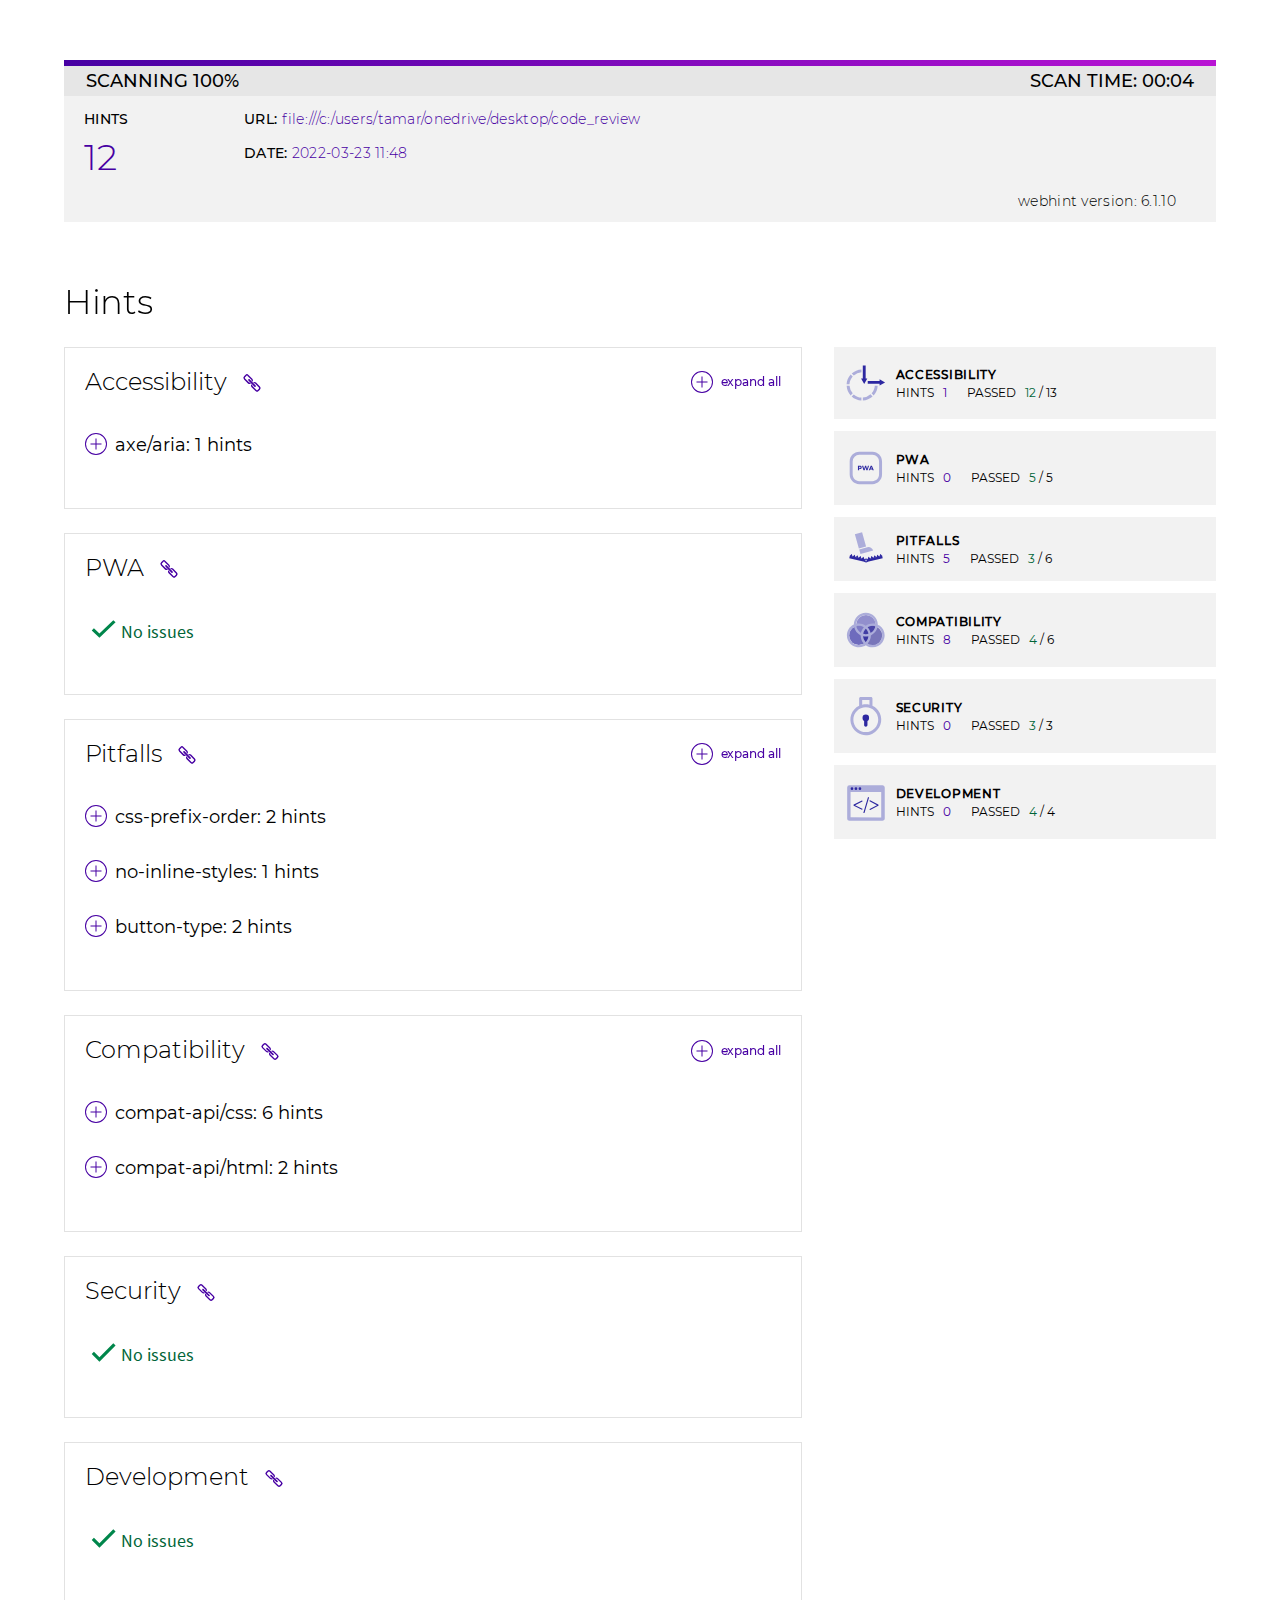
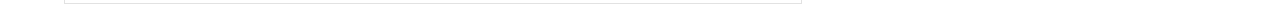
<file: hint-report/file--C--Users-Tamar-OneDrive-Desktop-code_review.html>
<!DOCTYPE html>
<html lang="en">
<head>
    <meta charset="utf-8">
    <title>Webhint</title>
    <meta name="viewport" content="width=device-width, initial-scale=1">
    
    
        <link rel="icon" href="[data-uri]">
    



    
        <style>
            /* Content from file: styles/fonts.css */
            @font-face {
    font-family: "Montserrat";
    font-style: normal;
    font-weight: 300;
    src: local("Montserrat Light"), local("Montserrat-Light"), url('[data-uri]') format("woff2"), url('[data-uri]') format("woff");
    unicode-range: U+0000-00FF, U+0131, U+0152-0153, U+02BB-02BC, U+02C6, U+02DA, U+02DC, U+2000-206F, U+2074, U+20AC, U+2122, U+2191, U+2193, U+2212, U+2215, U+FEFF, U+FFFD;
}

@font-face {
    font-family: "Montserrat";
    font-style: normal;
    font-weight: 400;
    src: local("Montserrat Regular"), local("Montserrat-Regular"), url('[data-uri]') format("woff2"), url('[data-uri]') format("woff");
    unicode-range: U+0000-00FF, U+0131, U+0152-0153, U+02BB-02BC, U+02C6, U+02DA, U+02DC, U+2000-206F, U+2074, U+20AC, U+2122, U+2191, U+2193, U+2212, U+2215, U+FEFF, U+FFFD;
}

@font-face {
    font-family: "Montserrat";
    font-style: normal;
    font-weight: 500;
    src: local("Montserrat Medium"), local("Montserrat-Medium"), url('[data-uri]') format("woff2"), url('[data-uri]') format("woff");
    unicode-range: U+0000-00FF, U+0131, U+0152-0153, U+02BB-02BC, U+02C6, U+02DA, U+02DC, U+2000-206F, U+2074, U+20AC, U+2122, U+2191, U+2193, U+2212, U+2215, U+FEFF, U+FFFD;
}

@font-face {
    font-family: "Source Sans Pro";
    font-style: normal;
    font-weight: 400;
    src: local("Source Sans Pro Regular"), local("SourceSansPro-Regular"), url('[data-uri]') format("woff2"), url('[data-uri]') format("woff");
    unicode-range: U+0000-00FF, U+0131, U+0152-0153, U+02BB-02BC, U+02C6, U+02DA, U+02DC, U+2000-206F, U+2074, U+20AC, U+2122, U+2191, U+2193, U+2212, U+2215, U+FEFF, U+FFFD;
}

        </style>
    
        <style>
            /* Content from file: styles/base.css */
            /*
 *	BASE
 * =============================================
 */

* {
    box-sizing: border-box;
    margin: 0;
    padding: 0;
}

a {
    text-decoration: none;
}

a:hover {
    text-decoration: underline;
}

button, input, select {
    font: inherit;
}

img {
    border: 0;
}

/* Style focusable elements that need focus ring. Others reset and receive border styles in controls/color.css */
a:focus,
li:focus,
ul:focus,
button:focus,
summary:focus,
[tabindex="0"]:focus {
    outline: 1px dashed;
}

/*
Vertical rhythm
Sets a margin on select block level elements that have a previous sibling.
 */

* + p,
* + ol,
* + ul,
* + dl,
* + fieldset,
* + label,
* + pre,
* + blockquote,
* + img {
    margin-top: 2.4rem;
}

        </style>
    
        <style>
            /* Content from file: styles/controls.css */
            /*
 * BUTTONS
 * ---------------------------------------------
 */

button,
a.button {
    min-width: 16rem;
    max-width: 100%;
    border: 1px solid transparent;

    /* needed to override Chrome styles */
    border-radius: 0;
    padding: 1.2rem 1.6rem;

    color: #fff;
    letter-spacing: .1rem;
    text-transform: uppercase;

    overflow: hidden;
    white-space: nowrap;
    text-overflow: ellipsis;

    /* needed for .button as doesn’t always get default control behaviours */
    display: inline-block;
    text-align: center;
    cursor: pointer;
}

button:hover,
button:focus,
.button:hover,
.button:focus {
    border-color: hsla(0, 0%, 0%, .4);
}

button:active,
.button:active {
    border-color: transparent;
    background-color: hsla(0, 0%, 0%, .4);
}

        </style>
    
        <style>
            /* Content from file: styles/type.css */
            /*
 * TYPOGRAPHY
 * =============================================
 */

/*
    Base font size: 10px for easy rem to px conversion.
    Use % so if user increases their default font-size, it doesn’t wipe that out
*/
html {
    font-size: 62.5%;
}

/* use em rather than rem due to IE9–10 rem in font shorthand bug. */
body {
    font: 1.8em/1.4 base, "Source Sans Pro", Verdana, sans-serif;
}

/*	Headings and Captions */

/* only elements get top margin. Semantic classes only get the font/text styles */
h1,
h2,
h3,
h4,
h5,
button,
legend,
.headline,
.heading,
.subheading,
.title,
.subtitle,
.subtitle--alt,
.caption--alt,
.button,
.button--alt,
.scan-heading,
.category,
.rule-list,
.rule-title,
.rule-tile__category,
[class*="-badge"],
.scan-overview,
.docs-button,
.anchor-top,
.feature__cta {
    font-family: "Montserrat", sans-serif;
}


h1,
h2,
.headline,
.heading,
.scan-heading {
    letter-spacing: -.01em;

    position: relative;
    max-width: 64rem;
    z-index: 1;
}

.headline::before,
.heading::before {
    content: "";
    position: absolute;
    left: 0;
    top: -.5rem;
    height: .5rem;
    width: 5rem;
}

h1,
h2,
h3,
h6,
caption,
.headline,
.heading,
.subheading,
.title,
.subcaption {
    font-weight: 300;
    line-height: 1.2;
}

h3,
h4,
.title,
.subtitle,
.subtitle--alt {
    font-weight: 300;
}

h2,
.subheading {
    font-size: 2.6rem;
}

h3,
.title,
.scan-heading {
    font-size: 2rem;
}

h4,
caption,
.subtitle {
    font-size: 1.8rem;
}

@media (min-width: 48em) {

    h2,
    .subheading {
        font-size: 3.4rem;
    }

    h3,
    .title {
        font-size: 2.4rem;
    }

    h4,
    caption,
    .subtitle {
        font-size: 2rem;
    }

}

/* Maximum line lengths */
details,
p,
li {
    max-width: 64rem;
}

        </style>
    
        <style>
            /* Content from file: styles/layouts.css */
            /*
 * LAYOUTS
 * =============================================
 * @Dependencies: base.css, structure.css
 */

.container::after,
.layout::after,
.module::after {
    display: block;
    clear: both;
    content: "";
}

.layout {
    margin-right: 0;
    margin-left: 0;
}

.module {
    margin-top: 2.4rem;
    width: 100%;
}

.module:first-child {
    margin-top: 0;
}

@media (min-width: 33.75em) {

    .layout {
        margin-right: -1.2rem;
        margin-left: -1.2rem;
    }

    .module {
        float: left;
        padding-right: 1.2rem;
        padding-left: 1.2rem;
    }

}

@media (min-width: 48em) {

    .layout {
        margin-left: -1.6rem;
        margin-right: -1.6rem;
    }

    .module {
        padding-right: 1.6rem;
        padding-left: 1.6rem;
    }

}

/* Primary + Secondary */

@media (min-width: 48em) {

    .module--primary,
    .module--secondary {
        float: left;
        width: 50%;
        margin-top: 0;
    }

    .layout--basic--alt .module--secondary,
    .layout--basic--offset--alt .module--secondary {
        float: right;
    }

}

@media (min-width: 60em) {

    .layout--basic .module--primary,
    .layout--basic--alt .module--primary {
        width: 62.5%;
    }

    .layout--basic .module--secondary,
    .layout--basic--alt .module--secondary {
        width: 33.333%;
    }

    .layout--basic--offset .module--primary,
    .layout--basic--offset--alt .module--primary {
        width: 58.333%;
    }

    .layout--basic--offset .module--secondary,
    .layout--basic--offset--alt .module--secondary {
        width: 37.5%;
    }

}

        </style>
    
        <style>
            /* Content from file: styles/structure.css */
            /*
 * BASIC STRUCTURE
 * =============================================
 * @Dependencies: base.css
 */

body {
    overflow-x: hidden;
}

/* Limit widths */
hr,
.container {
    max-width: 144rem;
}

/* Standard sections and subsections */
.section,
hr {
    margin-top: 4.8rem;
}



/*
Containing element goes INSIDE sections,
as some sections are full-bleed on the page.
 */

.container {
    width: 100%;
    padding-right: 1rem;
    padding-left: 1rem;
}

.container .container,
.container hr {
    width: auto;
}

@media (min-width: 48em) {

    .content > header,
    .section,
    hr {
        margin-top: 6rem;
    }

}

/* @TODO: Revert to 56.2em when extensions is removed from header */
@media (min-width: 58em) {

    hr,
    .container {
        width: 90%;
        margin-right: auto;
        margin-left: auto;
        padding-right: 0;
        padding-left: 0;
    }

}

        </style>
    
        <style>
            /* Content from file: styles/anchor-top.css */
            a.anchor-top {
    position: fixed;
    right: 2.4rem;
    bottom: 2.4rem;

    width: 5rem;
    height: 6rem;

    padding: 3.3rem 1.2rem 1rem 1.2rem;

    font-size: 1.3rem;
    background: hsla(266, 100%, 32%, .7);
    color: #fff;
    text-transform: uppercase;

    border-radius: .4rem;
}

a.anchor-top:hover, a.anchor-top:focus {
    background: hsla(266, 100%, 32%, .8);
    text-decoration: none;
}

a.anchor-top:focus {
    outline: 1px dashed #4700a3;
}

a.anchor-top:active {
    background: hsla(266, 100%, 32%, 1);
}

a.anchor-top::before {
    content: url('[data-uri]');
    display: inline-block;
    position: absolute;
    width: 2.5rem;
    top: 1.4rem;
    left: 0;
    padding: 0 1.25rem;
}

        </style>
    
        <style>
            /* Content from file: styles/scan/scan-results.css */
            /*
* SCAN RESULTS
* =============================================
* @Dependencies: base.css, structure.css, type.css
*/

.menu-open {
    overflow: hidden;
}

/* SCAN OVERVIEW */

.scan-overview {
    margin-bottom: 2.4rem;
    width: 100%;
}

.scan-overview__status {
    background-color: #e6e6e6;
    display: flex;
    font-size: 1.8rem;
    font-weight: 500;
    justify-content: space-between;
    line-height: 1.8rem;
    margin: 0;
    padding: 1.2rem 2.2rem .6rem;
    position: relative;
    text-transform: uppercase;
}

.scan-overview__status * {
    margin-top: 0;
}

.scan-overview__progress-bar {
    background-image: linear-gradient(270deg, #4700a3, #b914d4);
    background-size: 300%;
    height: 6px;
    left: 0;
    position: absolute;
    top: 0;
    transition: width 1s 0s linear;
    width: 0;
    animation: progressBarAnimation 2s ease infinite;
}

.scan-overview__progress-bar.end-animation {
    animation: none;
    background-size: 100%;
    background-image: linear-gradient(to right, #4700a3, #b914d4);
}

@keyframes progressBarAnimation {

    0% {
        background-position: 0% 50%
    }
    50% {
        background-position: 100% 50%
    }
    100% {
        background-position: 0% 50%
    }

}

.scan-overview--details {
    background-color: #f2f2f2;
    padding: 1.4rem 2rem;
    position: relative;
}

.scan-overview--debug-details {
    display: flex;
}

.scan-overview__scan-time {
    display: none;
    margin: 0;
}

.scan-overview--version {
    margin-right: 2rem;
}

.scan-overview--version .scan-overview__subheader,
.scan-overview--config .scan-overview__subheader {
    text-transform: none;
}

.scan-overview__subheader {
    font-size: 1.4rem;
    font-weight: 500;
    letter-spacing: .03rem;
    margin-top: 1.4rem;
    max-width: none;
    text-transform: uppercase;
}

.scan-overview__subheader span {
    color: #4700a3;
    font-weight: 300;
}

.scan-overview--debug-details .scan-overview__subheader {
    color: #000;
    font-weight: 300;
}

.scan-overview--debug-details .scan-overview__subheader span {
    color: #000;
}

.overview--url__url {
    text-transform: lowercase;
}

[class*="scan-overview__body--"] {
    font-size: 4.8rem;
    font-weight: 200;
    letter-spacing: .03rem;
    margin-right: 1rem;
    margin-top: .2rem;
    min-width: 15rem;
    text-transform: uppercase;
}

.scan-overview__body--purple {
    color: #4700a3;
}

.scan-overview__body__permalink {
    overflow-wrap: break-word;
    word-wrap: break-word;
}

.scan-overview__body__permalink .permalink-content {
    text-transform: none;
}

.permalink-copy {
    background-color: transparent;
    font-weight: 300;
    min-width: 2rem;
    padding: 0;
    text-align: left;
    white-space: normal;
}

.permalink-copy img {
    vertical-align: middle;
    width: 2rem;
}

.scan-overview__body__link {
    color: #000;
    display: inline-block;
    font-weight: 300;
}

@media (min-width: 33.75em) {

    .scan-overview--details {
        display: flex;
        justify-content: flex-start;
        padding-bottom: 4rem;
    }

    .scan-overview--more-details {
        display: flex;
        flex-wrap: wrap;
        justify-content: flex-start;
    }

    .scan-overview--scan-links {
        margin-right: 2rem;
    }

    .scan-overview__scan-time {
        display: block;
    }

    .scan-overview--scan-links .scan-overview__subheader {
        margin-bottom: 1.4rem;
    }

    .scan-overview--debug-details {
        bottom: 1rem;
        position: absolute;
        right: 2rem;
    }

    .scan-overview__subheader {
        margin-top: 0;
    }
}

@media (min-width: 58em) {
    [class*="scan-overview__body--"] {
        font-size: 3.6rem;
    }
}

/* OVERVIEW TILES */

.module.module--categories {
    margin-top: 0;
    width: 100%;
}

.rule-categories {
    position: fixed;
    left: 0;
    padding: 0 2rem;
    width: 100%;
    background-color: #fff;
    z-index: 5;
    bottom: calc(-100% + 5rem);
    height: calc(100% - 5rem);
    transition: bottom .5s ease-out;
}

.rule-categories.open {
    bottom: 5rem;
}

.rule-categories a {
    text-decoration: none;
}

.rule-tile--wrapper {
    border: 1px solid #979797;
    border-top: none;
    display: block;
}

.rule-tile--wrapper:first-child {
    border-top: 1px solid #979797;
}

.rule-tile {
    align-items: center;
    background-color: #f2f2f2;
    color: #000;
    display: flex;
    justify-content: space-evenly;
    padding: 1.2rem;
}

.rule-icon {
    margin-top: 0;
    max-width: 3.1rem;
    width: 100%;
}

a > .rule-tile:hover {
    background-color: rgba(64, 69, 221, 0.2);
    text-decoration: none;
}

.rule-tile__category {
    color: #000;
    flex: 1;
    font-size: 1.2rem;
    font-weight: 600;
    letter-spacing: .07rem;
    margin: 0 0 0 1rem;
    max-width: 19rem;
    text-transform: uppercase;
    white-space: nowrap;
}

.rule-tile__hints {
    color: #4700a3;
}

.rule-tile__passed {
    color: #006538;
}

.rule-tile__info {
    align-items: center;
    display: flex;
    flex-grow: 1;
    justify-content: space-between;
}

.rule-tile__results {
    display: flex;
    flex: 1;
    justify-content: space-around;
}

.rule-tile__result-wrapper {
    margin-left: 2.4rem;
    text-align: center;
}

.rule-tile__result-wrapper p {
    margin: 0;
}

.rule-tile__sub-category {
    /* move to type.css */
    font-family: "Montserrat", sans-serif;
    font-size: 1.4rem;
    font-weight: 500;
    flex: 1;
    text-transform: uppercase;
}

.show-categories {
    background-color: #4713a0;
    bottom: 0;
    height: 5rem;
    left: 0;
    position: fixed;
    text-transform: uppercase;
    width: 100%;
    z-index: 10;
}


@media (min-width: 33.75em) {

    .module.module--categories {
        float: none;
    }

    .rule-tile__category {
        font-size: 1.4rem;
    }

    .rule-tile__sub-category {
        font-size: 1.6rem;
        font-weight: 400;
    }

    .rule-icon {
        max-width: 4rem;
        max-height: 5rem;
    }

}

@media (min-width: 48em) {

    .module.module--categories {
        float: right;
        margin-top: 2.4rem;
        position: sticky;
        top: 1rem;
        width: 35%;
    }

    .module.module--results {
        width: 65%;
    }
    .show-categories {
        display: none;
    }

    .rule-categories {
        display: block;
        padding: 0;
        position: static;
    }

    .rule-tile {
        margin: 0 0 1.2rem;
    }

    .rule-tile--wrapper {
        border: none;
    }

    .rule-tile--wrapper:first-child {
        border-top: none;
    }

}

@media (min-width: 48em) and (max-width: 82.5em) {

    .rule-tile__info {
        flex-direction: column;
        justify-content: center;
        align-items: start;
    }

    .rule-tile__category {
        font-size: 1.2rem;
    }

    .rule-tile__results {
        justify-content: start;
        line-height: 1.3rem;
        margin-left: 1rem;
        width: 100%;
    }

    .rule-tile__result-wrapper {
        margin: 0;
    }

    .rule-tile__result-wrapper:first-child {
        margin-right: 2rem;
    }

    .rule-tile__result-wrapper p {
        display: inline-block;
    }

    .rule-tile__result-wrapper p span {
        margin-left: .5rem;
    }

    .rule-tile__sub-category {
        font-size: 1.2rem;
    }

}

/* SCAN DETAILS */

.rule-result {
    border: 1px solid #e2e2e2;
    margin-top: 2.4rem;
    padding: 2rem;
}

.rule-result--category {
    align-items: center;
    display: flex;
    justify-content: space-between;
    margin-bottom: 3.6rem;
}

.hint-link::after {
	position: absolute;
	content: url('[data-uri]');
	display: inline-block;
	width: 2rem;
	margin-top: .3rem;
	margin-left: 1.5rem;
}

.button-expand-all {
    background: rgba(255, 255, 255, 0) url('[data-uri]') 0 0 no-repeat;
    border: 0;
    color: #4700a3;
    font-size: 1.2rem;
    font-weight: 500;
    height: 2.2rem;
    letter-spacing: -.1px;
    line-height: 2.2rem;
    min-width: 0;
    padding: 0 0 0 3rem;
    position: relative;
}

.button-expand-all.closed {
    background-position: 0 -2.2rem;
}

.rule-result h3 {
    display: flex;
    text-transform: capitalize;
}

.rule-result--details {
    /* display: block; is necessary for Edge */
    display: block;
    margin-bottom: 3rem;
    max-width: none;
    width: 100%;
}

.rule-result--details > .rule-content {
    display: none;
}

.rule-result--details[open] > .rule-content {
    display: block;
}

.rule-title {
    cursor: pointer;
    font-size: 1.8rem;
    font-weight: 400;
    padding-left: 3rem;
    list-style: none;
}

.rule-title::-webkit-details-marker {
    display: none;
}

.rule-title::before {
    background: url('[data-uri]') no-repeat 0 -22px;
    content: "";
    height: 22px;
    position: absolute;
    width: 22px;
    margin-left: -3rem;
}

.rule-result--details[open] .rule-title::before {
    background-position: 0 0;
}

.rule-content {
    border-top: 1px solid #979797;
    display: flex;
    flex-flow: column;
    margin-top: .8rem;
}

.rule-result--details__hint-number {
    color: #4700a3;
}

.rule-result--details__hint-link,
.rule-result--details__hint-link:visited {
    color: #4700a3;
}

.rule-doc-buttons {
    background-color: #fff;
    padding-top: 1rem;
    position: sticky;
    top: 0;
    z-index: 1;
}

.rule-doc-button {
    background: #4700a3;
    display: inline-block;
    font-size: 1.4rem;
    font-weight: 500;
    padding: .6rem 3.5rem .6rem 1rem;
    position: relative;
    text-decoration: none;
}

.rule-doc-button,
.rule-doc-button:visited {
    color: #fff;
}

.rule-doc-button:nth-child(2) {
    margin-left: 1rem;
}

.rule-doc-icon {
    background: url('[data-uri]') no-repeat right center;
    height: 100%;
    position: absolute;
    right: 1rem;
    top: 0;
    width: 20px;
}

button {
    text-transform: none;
}

.rule-result--details__body {
    padding: 1.4rem 0;
    margin-left: 3rem;
}

.rule-result--details__body p {
    overflow-wrap: break-word;
    word-wrap: break-word;
}

.rule-result--details__body > * {
    margin-top: 2rem;
}

.rule-result--details__body code {
    background-color: hsla(238, 65%, 90%, .6);
    border-radius: .3rem;
    padding: .2rem .4rem;
}

.rule-result__code {
    background-color: #f4f4f4;
    margin-top: 3rem;
    padding: 2.4rem;
    /* Hanlde long urls */
    overflow-wrap: break-word;
    word-wrap: break-word;
    -ms-word-break: break-all;
    word-break: break-word;
    /* Adds a hyphen where the word breaks, if supported (No Blink) */
    -ms-hyphens: auto;
    -moz-hyphens: auto;
    -webkit-hyphens: auto;
    hyphens: auto;
}

.rule-result__code code {
    background-color: #f4f4f4;
}

/* RULE RESULT MESSAGES */

.rule-result__message--compiling {
    color: #4700a3;
    margin-top: -2.6rem;
}

.rule-result__message--compiling p,
.rule-result__message--compiling__loader {
    display: inline-block;
}

.rule-result__message--compiling p {
    padding-left: 1.6rem;
}

.rule-result__message--compiling__loader {
    animation: spin 2s linear infinite;
    border: 3px solid #f3f3f3;
    border-radius: 50%;
    border-top: 3px solid #4700a3;
    height: 2.5rem;
    width: 2.5rem;
}

.rule-result__doc--list {
    padding-left: 2rem;
    margin-top: 0;
}

/* RESULTS LOADER ANIMATION */

@keyframes spin {

    0% {
        transform: rotate(0deg);
    }
    100% {
        transform: rotate(360deg);
    }

}

.rule-result__message--passed {
    color: #006538;
    padding-left: 3.6rem;
}

.rule-result__message--passed::before {
    content: url('[data-uri]');
    height: .5rem;
    position: absolute;
    width: 2.5rem;
    margin-left: -3rem;
}

/* INTEGRATION MESSAGES */

.rule-result--details__footer-msg {
    margin: 2.4rem 0 2.4rem 3rem;
}

.rule-result--details__footer-msg p {
    display: inline-block;
}

.rule-result--details__footer-msg img {
    margin-left: 1.2rem;
    margin-top: 0;
    vertical-align: middle;
    width: 15rem;
}

.rule-result--details__footer-msg img.axe-logo {
    width: 7rem;
}

/* SCAN QUEUE */

.scan-queue-bg-wrap {
    background-color: #3035a6;
    color: #fff;
    padding-bottom: 6rem;
}

.scan-queue-bg-wrap .breadcrumb ul,
.scan-queue-bg-wrap .breadcrumb ul a,
.scan-queue-bg-wrap > .subtitle {
    color: #fff;
}

.scan-queue__permalink {
    background-color: #fff;
    color: #000;
    max-width: 64rem;
    margin: 2.4rem 0;
    padding: 2.4rem;
    word-break: break-all;
}

/* SCAN ERROR */

.scanner-cta {
    position: relative;
}

.scanner-cta__link::after {
    content: url('[data-uri]');
    display: inline-block;
    left: 21rem;
    margin-top: .2rem;
    position: absolute;
    width: .8rem;
}

.scan-error {
    margin-top: 2.4rem;
}

/* PRINT STYLES */

@media print {

    .rule-categories {
        position: relative;
        margin: 1.2rem 0 0 0;
        padding: 0;
    }

    .show-categories {
        display: none;
    }

    .rule-tiles {
        padding: .6rem 1.2rem;
    }

    .button-expand-all {
        display: none;
    }

    .rule-doc-buttons {
        position: relative;
    }

    .rule-doc-button,
    .rule-doc-button:nth-child(2) {
        border: 1px solid #4700a3;
        color: #4700a3;
        background-color: #fff;
        padding: .6rem;
    }

    .rule-doc-icon {
        display: none;
    }

    .rule-result--details,
    .rule-result--details__hint-link,
    .rule-result--details__footer-msg {
        font-size: 75%;
    }

    .rule-result--details__body {
        border-top: 1px solid #d6d6d6;
    }

    .rule-content div:nth-child(2) {
        border-top: none;
    }

    .rule-result--details__body p {
        margin: .6rem 0 0 0;
    }

    .rule-result__code {
        border: 1px solid #d6d6d6;
        margin: 1.2rem 0 0 0;
        padding: 1.2rem;
    }

    .rule-result--details__footer-msg {
        margin: .6rem 0 1.2rem 3rem;
    }

    .rule-result--details__footer-msg img.axe-logo {
        width: 3rem;
    }

    .rule-title {
        padding-left: 0;
    }

    .hint-link::after,
    .rule-title::before {
        display: none;
    }

}

        </style>
    
        <style>
            /* Content from file: styles/highlight/default.min.css */
            .hljs{display:block;overflow-x:auto;padding:0.5em;background:#F0F0F0}.hljs,.hljs-subst{color:#444}.hljs-comment{color:#888888}.hljs-keyword,.hljs-attribute,.hljs-selector-tag,.hljs-meta-keyword,.hljs-doctag,.hljs-name{font-weight:bold}.hljs-type,.hljs-string,.hljs-number,.hljs-selector-id,.hljs-selector-class,.hljs-quote,.hljs-template-tag,.hljs-deletion{color:#880000}.hljs-title,.hljs-section{color:#880000;font-weight:bold}.hljs-regexp,.hljs-symbol,.hljs-variable,.hljs-template-variable,.hljs-link,.hljs-selector-attr,.hljs-selector-pseudo{color:#BC6060}.hljs-literal{color:#78A960}.hljs-built_in,.hljs-bullet,.hljs-code,.hljs-addition{color:#397300}.hljs-meta{color:#1f7199}.hljs-meta-string{color:#4d99bf}.hljs-emphasis{font-style:italic}.hljs-strong{font-weight:bold}
        </style>
    
</head>
<body>
    <div class="section container">
    <div class="scan-overview" data-id="1648036117382" id="main">
        <div class="scan-overview__status">
            <div id="scan-percentage-bar" class="scan-overview__progress-bar end-animation" style="width: 100%"></div>
            <p>scanning <span id="scan-percentage">100%</span></p>
            <p class="scan-overview__scan-time">
                scan time: <span id="scan-time">00:04</span>
            </p>
        </div>
        <div class="scan-overview--details">
            <div class="scan-overview--hints">
                <p class="scan-overview__subheader">hints</p>
                <p class="scan-overview__body--purple large" id="total-hints">12</p>
            </div>
            <div class="scan-overview--more-details">
                <div class="scan-overview--scan-links">
                    <div class="scan-overview--url">
                        <p class="scan-overview__subheader">url: <span class="overview--url__url">file:///C:/Users/Tamar/OneDrive/Desktop/code_review</span></p>
                    </div>
                    
                        <div class="scan-overview--time-stamp">
                            <p class="scan-overview__subheader">Date: <span id="scan-date" class="overview--time-stamp__time-stamp" data-date="2022-03-23T11:48:32.553Z">2022-03-23T11:48:32.553Z</span></p>
                        </div>
                    
                </div>
                
            </div>
            <div class="scan-overview--debug-details">
                <div class="scan-overview--version">
                    <p class="scan-overview__subheader">webhint version: <span id="version">6.1.10</span></p>
                </div>
                
            </div>
        </div>
    </div>
    
    <section id="results-container" class="section container" aria-labelledby="hints" aria-live="polite">
        <h2 id="hints">Hints</h2>
        <div class="layout layout--basic--offset--alt">
            <div class="module module--secondary module--categories">
                <button aria-control="categories-list" class="show-categories" id="show-categories">Jump to category</button>
                <div class="rule-categories" id="categories-list">
                                            <a class="rule-tile--wrapper" id="summary-accessibility" href="#category-accessibility">
    <div class="rule-tile">
        <img src="[data-uri]" class="rule-icon" alt="" role="presentation">
        <div class="rule-tile__info">
            <p class="rule-tile__category">Accessibility</p>
            <div class="rule-tile__results">
                <div class="rule-tile__result-wrapper">
                    <p class="rule-tile__sub-category">hints</p>
                    <p class="rule-tile__sub-category rule-tile__hints"><span>1</span></p>
                </div>
                <div class="rule-tile__result-wrapper">
                    <p class="rule-tile__sub-category">passed</p>
                    <p class="rule-tile__sub-category"><span class="rule-tile__passed">12</span>&nbsp;/&nbsp;13</p>
                </div>
            </div>
        </div>
    </div>
</a>

                                            <a class="rule-tile--wrapper" id="summary-pwa" href="#category-pwa">
    <div class="rule-tile">
        <img src="[data-uri]" class="rule-icon" alt="" role="presentation">
        <div class="rule-tile__info">
            <p class="rule-tile__category">PWA</p>
            <div class="rule-tile__results">
                <div class="rule-tile__result-wrapper">
                    <p class="rule-tile__sub-category">hints</p>
                    <p class="rule-tile__sub-category rule-tile__hints"><span>0</span></p>
                </div>
                <div class="rule-tile__result-wrapper">
                    <p class="rule-tile__sub-category">passed</p>
                    <p class="rule-tile__sub-category"><span class="rule-tile__passed">5</span>&nbsp;/&nbsp;5</p>
                </div>
            </div>
        </div>
    </div>
</a>

                                            <a class="rule-tile--wrapper" id="summary-pitfalls" href="#category-pitfalls">
    <div class="rule-tile">
        <img src="[data-uri]" class="rule-icon" alt="" role="presentation">
        <div class="rule-tile__info">
            <p class="rule-tile__category">Pitfalls</p>
            <div class="rule-tile__results">
                <div class="rule-tile__result-wrapper">
                    <p class="rule-tile__sub-category">hints</p>
                    <p class="rule-tile__sub-category rule-tile__hints"><span>5</span></p>
                </div>
                <div class="rule-tile__result-wrapper">
                    <p class="rule-tile__sub-category">passed</p>
                    <p class="rule-tile__sub-category"><span class="rule-tile__passed">3</span>&nbsp;/&nbsp;6</p>
                </div>
            </div>
        </div>
    </div>
</a>

                                            <a class="rule-tile--wrapper" id="summary-compatibility" href="#category-compatibility">
    <div class="rule-tile">
        <img src="[data-uri]" class="rule-icon" alt="" role="presentation">
        <div class="rule-tile__info">
            <p class="rule-tile__category">Compatibility</p>
            <div class="rule-tile__results">
                <div class="rule-tile__result-wrapper">
                    <p class="rule-tile__sub-category">hints</p>
                    <p class="rule-tile__sub-category rule-tile__hints"><span>8</span></p>
                </div>
                <div class="rule-tile__result-wrapper">
                    <p class="rule-tile__sub-category">passed</p>
                    <p class="rule-tile__sub-category"><span class="rule-tile__passed">4</span>&nbsp;/&nbsp;6</p>
                </div>
            </div>
        </div>
    </div>
</a>

                                            <a class="rule-tile--wrapper" id="summary-security" href="#category-security">
    <div class="rule-tile">
        <img src="[data-uri]" class="rule-icon" alt="" role="presentation">
        <div class="rule-tile__info">
            <p class="rule-tile__category">Security</p>
            <div class="rule-tile__results">
                <div class="rule-tile__result-wrapper">
                    <p class="rule-tile__sub-category">hints</p>
                    <p class="rule-tile__sub-category rule-tile__hints"><span>0</span></p>
                </div>
                <div class="rule-tile__result-wrapper">
                    <p class="rule-tile__sub-category">passed</p>
                    <p class="rule-tile__sub-category"><span class="rule-tile__passed">3</span>&nbsp;/&nbsp;3</p>
                </div>
            </div>
        </div>
    </div>
</a>

                                            <a class="rule-tile--wrapper" id="summary-development" href="#category-development">
    <div class="rule-tile">
        <img src="[data-uri]" class="rule-icon" alt="" role="presentation">
        <div class="rule-tile__info">
            <p class="rule-tile__category">Development</p>
            <div class="rule-tile__results">
                <div class="rule-tile__result-wrapper">
                    <p class="rule-tile__sub-category">hints</p>
                    <p class="rule-tile__sub-category rule-tile__hints"><span>0</span></p>
                </div>
                <div class="rule-tile__result-wrapper">
                    <p class="rule-tile__sub-category">passed</p>
                    <p class="rule-tile__sub-category"><span class="rule-tile__passed">4</span>&nbsp;/&nbsp;4</p>
                </div>
            </div>
        </div>
    </div>
</a>

                    
                </div>
            </div>
            <div class="module module--primary module--results">
                                    <section class="rule-result" id="accessibility">
    <div class="rule-result--category">
        <h3 id="category-accessibility">Accessibility <a href="#category-accessibility" class="hint-link" title="Accessibility"></a></h3>
        
            <button title="expand" class="button-expand-all expanded">close all</button>

        
    </div>
    
        
            <details open class="rule-result--details" id="axe/aria" aria-expanded="true" role="group">
    <summary class="rule-title" title="show axe/aria&#39;s result details" role="button">axe/aria: 1 hints</summary>
    <div class="rule-content">
        
        <div class="rule-doc-buttons">
            <a class="rule-doc-button" rel="noopener noreferrer" target="_blank" href="https://webhint.io/docs/user-guide/hints/hint-axe/aria/#why-is-this-important"
                title="axe/aria - Why is this important">
                Why is this important <span class="rule-doc-icon"></span>
            </a>

            <a class="rule-doc-button" rel="noopener noreferrer" target="_blank" href="https://webhint.io/docs/user-guide/hints/hint-axe/aria/#examples-that-pass-the-hint"
                title="axe/aria - How to fix it">
                How to fix it <span class="rule-doc-icon"></span>
            </a>
        </div>
        
        
            <div class="rule-result--details__body">
                <p id="hint-axe/aria-1">
                    <span class="rule-result--details__hint-number">hint #1:</span> ARIA attributes must conform to valid names: Invalid ARIA attribute name: aria-control <a href="#hint-axe/aria-1" class="hint-link" title="axe/aria: hint #1"></a>
                </p>
                
                <p>
                    <a class="rule-result--details__hint-link" target="_blank" rel="noopener noreferrer" href="file:///C:/Users/Tamar/OneDrive/Desktop/code_review">
                        file:///C:/Users/Tamar … Drive/Desktop/code_review
                    </a>
                </p>
                
                
                <div class="rule-result__code">
                    <code class="">&lt;button aria-control=&#34;categories-list&#34; class=&#34;show-categories&#34; id=&#34;show-categories&#34;&gt;</code>
                </div>
                
                
                <div class="rule-result__doc">
                    <h4>Further Reading</h4>
                    <ul class="rule-result__doc--list">
                        
                            <li><a href="https://dequeuniversity.com/rules/axe/4.4/aria-valid-attr?application=axeAPI" target="_blank" rel="noopener noreferrer">Learn more about this axe rule at Deque University</a></li>
                        
                    </ul>
                </div>
                
            </div>
            
                <div class="rule-result--details__footer-msg">
                    
                        <p>With the help of </p>
                    

                    <a href="https://github.com/dequelabs/axe-core">
                        <img src="[data-uri]" alt="axe" class="axe-logo">
                    </a>
                </div>
            
        
    </div>
</details>

        
    
</section>

                                    <section class="rule-result" id="pwa">
    <div class="rule-result--category">
        <h3 id="category-pwa">PWA <a href="#category-pwa" class="hint-link" title="PWA"></a></h3>
        
    </div>
    
        <div class="rule-result--details">
    <div class="rule-result__message--passed">
        <p>No issues</p>
    </div>
</div>

    
</section>

                                    <section class="rule-result" id="pitfalls">
    <div class="rule-result--category">
        <h3 id="category-pitfalls">Pitfalls <a href="#category-pitfalls" class="hint-link" title="Pitfalls"></a></h3>
        
            <button title="expand" class="button-expand-all expanded">close all</button>

        
    </div>
    
        
            <details open class="rule-result--details" id="css-prefix-order" aria-expanded="true" role="group">
    <summary class="rule-title" title="show css-prefix-order&#39;s result details" role="button">css-prefix-order: 2 hints</summary>
    <div class="rule-content">
        
        <div class="rule-doc-buttons">
            <a class="rule-doc-button" rel="noopener noreferrer" target="_blank" href="https://webhint.io/docs/user-guide/hints/hint-css-prefix-order/#why-is-this-important"
                title="css-prefix-order - Why is this important">
                Why is this important <span class="rule-doc-icon"></span>
            </a>

            <a class="rule-doc-button" rel="noopener noreferrer" target="_blank" href="https://webhint.io/docs/user-guide/hints/hint-css-prefix-order/#examples-that-pass-the-hint"
                title="css-prefix-order - How to fix it">
                How to fix it <span class="rule-doc-icon"></span>
            </a>
        </div>
        
        
            <div class="rule-result--details__body">
                <p id="hint-css-prefix-order-1">
                    <span class="rule-result--details__hint-number">hint #1:</span> &#39;transition&#39; should be listed after &#39;-webkit-transition&#39;. <a href="#hint-css-prefix-order-1" class="hint-link" title="css-prefix-order: hint #1"></a>
                </p>
                
                <p>
                    <a class="rule-result--details__hint-link" target="_blank" rel="noopener noreferrer" href="file:///C:/Users/Tamar/OneDrive/Desktop/code_review/style.css">
                        file:///C:/Users/Tamar … code_review/style.css
                    </a>
                </p>
                
                
                <div class="rule-result__code">
                    <code class="css">.radio-buttons li .check,
.checkboxes li .check {
    display: block;
    position: absolute;
    border: 5px solid rgba … 30px;
    left: 20px;
    z-index: 5;
    transition: border 0.25s linear;
    -webkit-transition: border 0.25s linear;
}</code>
                </div>
                
                
            </div>
            
        
            <div class="rule-result--details__body">
                <p id="hint-css-prefix-order-2">
                    <span class="rule-result--details__hint-number">hint #2:</span> &#39;transition&#39; should be listed after &#39;-webkit-transition&#39;. <a href="#hint-css-prefix-order-2" class="hint-link" title="css-prefix-order: hint #2"></a>
                </p>
                
                <p>
                    <a class="rule-result--details__hint-link" target="_blank" rel="noopener noreferrer" href="file:///C:/Users/Tamar/OneDrive/Desktop/code_review/style.css">
                        file:///C:/Users/Tamar … code_review/style.css
                    </a>
                </p>
                
                
                <div class="rule-result__code">
                    <code class="css">.radio-buttons li .check::before,
.checkboxes li .check::before {
    display: block;
    position: absolute;
    content … left: 5px;
    margin: auto;
    transition: background 0.25s linear;
    -webkit-transition: background 0.25s linear;
}</code>
                </div>
                
                
            </div>
            
        
    </div>
</details>

        
            <details open class="rule-result--details" id="no-inline-styles" aria-expanded="true" role="group">
    <summary class="rule-title" title="show no-inline-styles&#39;s result details" role="button">no-inline-styles: 1 hints</summary>
    <div class="rule-content">
        
        <div class="rule-doc-buttons">
            <a class="rule-doc-button" rel="noopener noreferrer" target="_blank" href="https://webhint.io/docs/user-guide/hints/hint-no-inline-styles/#why-is-this-important"
                title="no-inline-styles - Why is this important">
                Why is this important <span class="rule-doc-icon"></span>
            </a>

            <a class="rule-doc-button" rel="noopener noreferrer" target="_blank" href="https://webhint.io/docs/user-guide/hints/hint-no-inline-styles/#examples-that-pass-the-hint"
                title="no-inline-styles - How to fix it">
                How to fix it <span class="rule-doc-icon"></span>
            </a>
        </div>
        
        
            <div class="rule-result--details__body">
                <p id="hint-no-inline-styles-1">
                    <span class="rule-result--details__hint-number">hint #1:</span> CSS inline styles should not be used, move styles to an external CSS file <a href="#hint-no-inline-styles-1" class="hint-link" title="no-inline-styles: hint #1"></a>
                </p>
                
                <p>
                    <a class="rule-result--details__hint-link" target="_blank" rel="noopener noreferrer" href="file:///C:/Users/Tamar/OneDrive/Desktop/code_review/hint-report/file--C--Users-Tamar-OneDrive-Desktop-code_review.html">
                        file:///C:/Users/Tamar … Desktop-code_review.html
                    </a>
                </p>
                
                
                <div class="rule-result__code">
                    <code class="">&lt;div id=&#34;scan-percentage-bar&#34; class=&#34;scan-overview__progress-bar end-animation&#34; style=&#34;width: 100%&#34;&gt;</code>
                </div>
                
                
            </div>
            
        
    </div>
</details>

        
            <details open class="rule-result--details" id="button-type" aria-expanded="true" role="group">
    <summary class="rule-title" title="show button-type&#39;s result details" role="button">button-type: 2 hints</summary>
    <div class="rule-content">
        
        <div class="rule-doc-buttons">
            <a class="rule-doc-button" rel="noopener noreferrer" target="_blank" href="https://webhint.io/docs/user-guide/hints/hint-button-type/#why-is-this-important"
                title="button-type - Why is this important">
                Why is this important <span class="rule-doc-icon"></span>
            </a>

            <a class="rule-doc-button" rel="noopener noreferrer" target="_blank" href="https://webhint.io/docs/user-guide/hints/hint-button-type/#examples-that-pass-the-hint"
                title="button-type - How to fix it">
                How to fix it <span class="rule-doc-icon"></span>
            </a>
        </div>
        
        
            <div class="rule-result--details__body">
                <p id="hint-button-type-1">
                    <span class="rule-result--details__hint-number">hint #1:</span> Button type attribute has not been set. <a href="#hint-button-type-1" class="hint-link" title="button-type: hint #1"></a>
                </p>
                
                <p>
                    <a class="rule-result--details__hint-link" target="_blank" rel="noopener noreferrer" href="file:///C:/Users/Tamar/OneDrive/Desktop/code_review/hint-report/file--C--Users-Tamar-OneDrive-Desktop-code_review.html">
                        file:///C:/Users/Tamar … Desktop-code_review.html
                    </a>
                </p>
                
                
                <div class="rule-result__code">
                    <code class="">&lt;button aria-control=&#34;categories-list&#34; class=&#34;show-categories&#34; id=&#34;show-categories&#34;&gt;</code>
                </div>
                
                
            </div>
            
        
            <div class="rule-result--details__body">
                <p id="hint-button-type-2">
                    <span class="rule-result--details__hint-number">hint #2:</span> Button type attribute has not been set. <a href="#hint-button-type-2" class="hint-link" title="button-type: hint #2"></a>
                </p>
                
                <p>
                    <a class="rule-result--details__hint-link" target="_blank" rel="noopener noreferrer" href="file:///C:/Users/Tamar/OneDrive/Desktop/code_review/hint-report/file--C--Users-Tamar-OneDrive-Desktop-code_review.html">
                        file:///C:/Users/Tamar … Desktop-code_review.html
                    </a>
                </p>
                
                
                <div class="rule-result__code">
                    <code class="">&lt;button title=&#34;expand&#34; class=&#34;button-expand-all expanded&#34;&gt;close all&lt;/button&gt;</code>
                </div>
                
                
            </div>
            
        
    </div>
</details>

        
    
</section>

                                    <section class="rule-result" id="compatibility">
    <div class="rule-result--category">
        <h3 id="category-compatibility">Compatibility <a href="#category-compatibility" class="hint-link" title="Compatibility"></a></h3>
        
            <button title="expand" class="button-expand-all expanded">close all</button>

        
    </div>
    
        
            <details open class="rule-result--details" id="compat-api/css" aria-expanded="true" role="group">
    <summary class="rule-title" title="show compat-api/css&#39;s result details" role="button">compat-api/css: 6 hints</summary>
    <div class="rule-content">
        
        <div class="rule-doc-buttons">
            <a class="rule-doc-button" rel="noopener noreferrer" target="_blank" href="https://webhint.io/docs/user-guide/hints/hint-compat-api/css/#why-is-this-important"
                title="compat-api/css - Why is this important">
                Why is this important <span class="rule-doc-icon"></span>
            </a>

            <a class="rule-doc-button" rel="noopener noreferrer" target="_blank" href="https://webhint.io/docs/user-guide/hints/hint-compat-api/css/#examples-that-pass-the-hint"
                title="compat-api/css - How to fix it">
                How to fix it <span class="rule-doc-icon"></span>
            </a>
        </div>
        
        
            <div class="rule-result--details__body">
                <p id="hint-compat-api/css-1">
                    <span class="rule-result--details__hint-number">hint #1:</span> &#39;text-align-last&#39; is not supported by Safari, Safari on iOS. <a href="#hint-compat-api/css-1" class="hint-link" title="compat-api/css: hint #1"></a>
                </p>
                
                <p>
                    <a class="rule-result--details__hint-link" target="_blank" rel="noopener noreferrer" href="file:///C:/Users/Tamar/OneDrive/Desktop/code_review/style.css">
                        file:///C:/Users/Tamar … code_review/style.css
                    </a>
                </p>
                
                
                <div class="rule-result__code">
                    <code class="css">select {
    text-align-last: center;
}</code>
                </div>
                
                
                <div class="rule-result__doc">
                    <h4>Further Reading</h4>
                    <ul class="rule-result__doc--list">
                        
                            <li><a href="https://developer.mozilla.org/docs/Web/CSS/text-align-last" target="_blank" rel="noopener noreferrer">Learn more about this CSS feature on MDN</a></li>
                        
                    </ul>
                </div>
                
            </div>
            
        
            <div class="rule-result--details__body">
                <p id="hint-compat-api/css-2">
                    <span class="rule-result--details__hint-number">hint #2:</span> &#39;-webkit-transition&#39; is not supported by Internet Explorer. Add &#39;transition&#39; to support Internet Explorer 10+. <a href="#hint-compat-api/css-2" class="hint-link" title="compat-api/css: hint #2"></a>
                </p>
                
                <p>
                    <a class="rule-result--details__hint-link" target="_blank" rel="noopener noreferrer" href="file:///C:/Users/Tamar/OneDrive/Desktop/code_review/style.css">
                        file:///C:/Users/Tamar … code_review/style.css
                    </a>
                </p>
                
                
                <div class="rule-result__code">
                    <code class="css">.radio-buttons li label,
.checkboxes li label {
    -webkit-transition: all 0.25s linear;
}</code>
                </div>
                
                
                <div class="rule-result__doc">
                    <h4>Further Reading</h4>
                    <ul class="rule-result__doc--list">
                        
                            <li><a href="https://developer.mozilla.org/docs/Web/CSS/transition" target="_blank" rel="noopener noreferrer">Learn more about this CSS feature on MDN</a></li>
                        
                    </ul>
                </div>
                
            </div>
            
        
            <div class="rule-result--details__body">
                <p id="hint-compat-api/css-3">
                    <span class="rule-result--details__hint-number">hint #3:</span> &#39;justify-content: space-evenly&#39; is not supported by Internet Explorer. <a href="#hint-compat-api/css-3" class="hint-link" title="compat-api/css: hint #3"></a>
                </p>
                
                <p>
                    <a class="rule-result--details__hint-link" target="_blank" rel="noopener noreferrer" href="file:///C:/Users/Tamar/OneDrive/Desktop/code_review/hint-report/file--C--Users-Tamar-OneDrive-Desktop-code_review.html">
                        file:///C:/Users/Tamar … Desktop-code_review.html
                    </a>
                </p>
                
                
                <div class="rule-result__code">
                    <code class="css">.rule-tile {
    justify-content: space-evenly;
}</code>
                </div>
                
                
                <div class="rule-result__doc">
                    <h4>Further Reading</h4>
                    <ul class="rule-result__doc--list">
                        
                            <li><a href="https://developer.mozilla.org/docs/Web/CSS/justify-content" target="_blank" rel="noopener noreferrer">Learn more about this CSS feature on MDN</a></li>
                        
                    </ul>
                </div>
                
            </div>
            
        
            <div class="rule-result--details__body">
                <p id="hint-compat-api/css-4">
                    <span class="rule-result--details__hint-number">hint #4:</span> &#39;position: sticky&#39; is not supported by Internet Explorer, Safari on iOS &lt; 13. Add &#39;position: -webkit-sticky&#39; to support Safari on iOS 7+. <a href="#hint-compat-api/css-4" class="hint-link" title="compat-api/css: hint #4"></a>
                </p>
                
                <p>
                    <a class="rule-result--details__hint-link" target="_blank" rel="noopener noreferrer" href="file:///C:/Users/Tamar/OneDrive/Desktop/code_review/hint-report/file--C--Users-Tamar-OneDrive-Desktop-code_review.html">
                        file:///C:/Users/Tamar … Desktop-code_review.html
                    </a>
                </p>
                
                
                <div class="rule-result__code">
                    <code class="css">@media (min-width: 48em) {
    .module.module--categories {
        position: sticky;
    }
}</code>
                </div>
                
                
                <div class="rule-result__doc">
                    <h4>Further Reading</h4>
                    <ul class="rule-result__doc--list">
                        
                            <li><a href="https://developer.mozilla.org/docs/Web/CSS/position" target="_blank" rel="noopener noreferrer">Learn more about this CSS feature on MDN</a></li>
                        
                    </ul>
                </div>
                
            </div>
            
        
            <div class="rule-result--details__body">
                <p id="hint-compat-api/css-5">
                    <span class="rule-result--details__hint-number">hint #5:</span> &#39;position: sticky&#39; is not supported by Internet Explorer, Safari on iOS &lt; 13. Add &#39;position: -webkit-sticky&#39; to support Safari on iOS 7+. <a href="#hint-compat-api/css-5" class="hint-link" title="compat-api/css: hint #5"></a>
                </p>
                
                <p>
                    <a class="rule-result--details__hint-link" target="_blank" rel="noopener noreferrer" href="file:///C:/Users/Tamar/OneDrive/Desktop/code_review/hint-report/file--C--Users-Tamar-OneDrive-Desktop-code_review.html">
                        file:///C:/Users/Tamar … Desktop-code_review.html
                    </a>
                </p>
                
                
                <div class="rule-result__code">
                    <code class="css">.rule-doc-buttons {
    position: sticky;
}</code>
                </div>
                
                
                <div class="rule-result__doc">
                    <h4>Further Reading</h4>
                    <ul class="rule-result__doc--list">
                        
                            <li><a href="https://developer.mozilla.org/docs/Web/CSS/position" target="_blank" rel="noopener noreferrer">Learn more about this CSS feature on MDN</a></li>
                        
                    </ul>
                </div>
                
            </div>
            
        
            <div class="rule-result--details__body">
                <p id="hint-compat-api/css-6">
                    <span class="rule-result--details__hint-number">hint #6:</span> &#39;word-break: break-word&#39; is not supported by Internet Explorer. <a href="#hint-compat-api/css-6" class="hint-link" title="compat-api/css: hint #6"></a>
                </p>
                
                <p>
                    <a class="rule-result--details__hint-link" target="_blank" rel="noopener noreferrer" href="file:///C:/Users/Tamar/OneDrive/Desktop/code_review/hint-report/file--C--Users-Tamar-OneDrive-Desktop-code_review.html">
                        file:///C:/Users/Tamar … Desktop-code_review.html
                    </a>
                </p>
                
                
                <div class="rule-result__code">
                    <code class="css">.rule-result__code {
    word-break: break-word;
}</code>
                </div>
                
                
                <div class="rule-result__doc">
                    <h4>Further Reading</h4>
                    <ul class="rule-result__doc--list">
                        
                            <li><a href="https://developer.mozilla.org/docs/Web/CSS/word-break" target="_blank" rel="noopener noreferrer">Learn more about this CSS feature on MDN</a></li>
                        
                    </ul>
                </div>
                
            </div>
            
        
    </div>
</details>

        
            <details open class="rule-result--details" id="compat-api/html" aria-expanded="true" role="group">
    <summary class="rule-title" title="show compat-api/html&#39;s result details" role="button">compat-api/html: 2 hints</summary>
    <div class="rule-content">
        
        <div class="rule-doc-buttons">
            <a class="rule-doc-button" rel="noopener noreferrer" target="_blank" href="https://webhint.io/docs/user-guide/hints/hint-compat-api/html/#why-is-this-important"
                title="compat-api/html - Why is this important">
                Why is this important <span class="rule-doc-icon"></span>
            </a>

            <a class="rule-doc-button" rel="noopener noreferrer" target="_blank" href="https://webhint.io/docs/user-guide/hints/hint-compat-api/html/#examples-that-pass-the-hint"
                title="compat-api/html - How to fix it">
                How to fix it <span class="rule-doc-icon"></span>
            </a>
        </div>
        
        
            <div class="rule-result--details__body">
                <p id="hint-compat-api/html-1">
                    <span class="rule-result--details__hint-number">hint #1:</span> &#39;details&#39; is not supported by Internet Explorer. <a href="#hint-compat-api/html-1" class="hint-link" title="compat-api/html: hint #1"></a>
                </p>
                
                <p>
                    <a class="rule-result--details__hint-link" target="_blank" rel="noopener noreferrer" href="file:///C:/Users/Tamar/OneDrive/Desktop/code_review/hint-report/file--C--Users-Tamar-OneDrive-Desktop-code_review.html">
                        file:///C:/Users/Tamar … Desktop-code_review.html
                    </a>
                </p>
                
                
                <div class="rule-result__code">
                    <code class="">&lt;details open=&#34;&#34; class=&#34;rule-result--details&#34; id=&#34;axe/structure&#34; aria-expanded=&#34;true&#34; role=&#34;group&#34;&gt;</code>
                </div>
                
                
                <div class="rule-result__doc">
                    <h4>Further Reading</h4>
                    <ul class="rule-result__doc--list">
                        
                            <li><a href="https://developer.mozilla.org/docs/Web/HTML/Element/details" target="_blank" rel="noopener noreferrer">Learn more about this HTML feature on MDN</a></li>
                        
                    </ul>
                </div>
                
            </div>
            
        
            <div class="rule-result--details__body">
                <p id="hint-compat-api/html-2">
                    <span class="rule-result--details__hint-number">hint #2:</span> &#39;summary&#39; is not supported by Internet Explorer. <a href="#hint-compat-api/html-2" class="hint-link" title="compat-api/html: hint #2"></a>
                </p>
                
                <p>
                    <a class="rule-result--details__hint-link" target="_blank" rel="noopener noreferrer" href="file:///C:/Users/Tamar/OneDrive/Desktop/code_review/hint-report/file--C--Users-Tamar-OneDrive-Desktop-code_review.html">
                        file:///C:/Users/Tamar … Desktop-code_review.html
                    </a>
                </p>
                
                
                <div class="rule-result__code">
                    <code class="">&lt;summary class=&#34;rule-title&#34; title=&#34;show axe/structure&#39;s result details&#34; role=&#34;button&#34;&gt;</code>
                </div>
                
                
                <div class="rule-result__doc">
                    <h4>Further Reading</h4>
                    <ul class="rule-result__doc--list">
                        
                            <li><a href="https://developer.mozilla.org/docs/Web/HTML/Element/summary" target="_blank" rel="noopener noreferrer">Learn more about this HTML feature on MDN</a></li>
                        
                    </ul>
                </div>
                
            </div>
            
        
    </div>
</details>

        
    
</section>

                                    <section class="rule-result" id="security">
    <div class="rule-result--category">
        <h3 id="category-security">Security <a href="#category-security" class="hint-link" title="Security"></a></h3>
        
    </div>
    
        <div class="rule-result--details">
    <div class="rule-result__message--passed">
        <p>No issues</p>
    </div>
</div>

    
</section>

                                    <section class="rule-result" id="development">
    <div class="rule-result--category">
        <h3 id="category-development">Development <a href="#category-development" class="hint-link" title="Development"></a></h3>
        
    </div>
    
        <div class="rule-result--details">
    <div class="rule-result__message--passed">
        <p>No issues</p>
    </div>
</div>

    
</section>

                
            </div>
        </div>
    </section>
    
</div>

    <a href="#main" class="anchor-top" hidden aria-label="back to top">top</a>

    
        <script>
            /* Content from file: js/highlight/highlight.min.js */
            /* eslint-disable */

/*! highlight.js v9.12.0 | BSD3 License | git.io/hljslicense */
!function(e){var t="object"==typeof window&&window||"object"==typeof self&&self;"undefined"!=typeof exports?e(exports):t&&(t.hljs=e({}),"function"==typeof define&&define.amd&&define([],function(){return t.hljs}))}(function(e){function t(e){return e.replace(/&/g,"&amp;").replace(/</g,"&lt;").replace(/>/g,"&gt;")}function r(e){return e.nodeName.toLowerCase()}function a(e,t){var r=e&&e.exec(t);return r&&0===r.index}function n(e){return E.test(e)}function i(e){var t,r,a,i,s=e.className+" ";if(s+=e.parentNode?e.parentNode.className:"",r=M.exec(s))return w(r[1])?r[1]:"no-highlight";for(s=s.split(/\s+/),t=0,a=s.length;a>t;t++)if(i=s[t],n(i)||w(i))return i}function s(e){var t,r={},a=Array.prototype.slice.call(arguments,1);for(t in e)r[t]=e[t];return a.forEach(function(e){for(t in e)r[t]=e[t]}),r}function c(e){var t=[];return function a(e,n){for(var i=e.firstChild;i;i=i.nextSibling)3===i.nodeType?n+=i.nodeValue.length:1===i.nodeType&&(t.push({event:"start",offset:n,node:i}),n=a(i,n),r(i).match(/br|hr|img|input/)||t.push({event:"stop",offset:n,node:i}));return n}(e,0),t}function o(e,a,n){function i(){return e.length&&a.length?e[0].offset!==a[0].offset?e[0].offset<a[0].offset?e:a:"start"===a[0].event?e:a:e.length?e:a}function s(e){function a(e){return" "+e.nodeName+'="'+t(e.value).replace('"',"&quot;")+'"'}u+="<"+r(e)+N.map.call(e.attributes,a).join("")+">"}function c(e){u+="</"+r(e)+">"}function o(e){("start"===e.event?s:c)(e.node)}for(var l=0,u="",d=[];e.length||a.length;){var b=i();if(u+=t(n.substring(l,b[0].offset)),l=b[0].offset,b===e){d.reverse().forEach(c);do o(b.splice(0,1)[0]),b=i();while(b===e&&b.length&&b[0].offset===l);d.reverse().forEach(s)}else"start"===b[0].event?d.push(b[0].node):d.pop(),o(b.splice(0,1)[0])}return u+t(n.substr(l))}function l(e){return e.v&&!e.cached_variants&&(e.cached_variants=e.v.map(function(t){return s(e,{v:null},t)})),e.cached_variants||e.eW&&[s(e)]||[e]}function u(e){function t(e){return e&&e.source||e}function r(r,a){return new RegExp(t(r),"m"+(e.cI?"i":"")+(a?"g":""))}function a(n,i){if(!n.compiled){if(n.compiled=!0,n.k=n.k||n.bK,n.k){var s={},c=function(t,r){e.cI&&(r=r.toLowerCase()),r.split(" ").forEach(function(e){var r=e.split("|");s[r[0]]=[t,r[1]?Number(r[1]):1]})};"string"==typeof n.k?c("keyword",n.k):k(n.k).forEach(function(e){c(e,n.k[e])}),n.k=s}n.lR=r(n.l||/\w+/,!0),i&&(n.bK&&(n.b="\\b("+n.bK.split(" ").join("|")+")\\b"),n.b||(n.b=/\B|\b/),n.bR=r(n.b),n.e||n.eW||(n.e=/\B|\b/),n.e&&(n.eR=r(n.e)),n.tE=t(n.e)||"",n.eW&&i.tE&&(n.tE+=(n.e?"|":"")+i.tE)),n.i&&(n.iR=r(n.i)),null==n.r&&(n.r=1),n.c||(n.c=[]),n.c=Array.prototype.concat.apply([],n.c.map(function(e){return l("self"===e?n:e)})),n.c.forEach(function(e){a(e,n)}),n.starts&&a(n.starts,i);var o=n.c.map(function(e){return e.bK?"\\.?("+e.b+")\\.?":e.b}).concat([n.tE,n.i]).map(t).filter(Boolean);n.t=o.length?r(o.join("|"),!0):{exec:function(){return null}}}}a(e)}function d(e,r,n,i){function s(e,t){var r,n;for(r=0,n=t.c.length;n>r;r++)if(a(t.c[r].bR,e))return t.c[r]}function c(e,t){if(a(e.eR,t)){for(;e.endsParent&&e.parent;)e=e.parent;return e}return e.eW?c(e.parent,t):void 0}function o(e,t){return!n&&a(t.iR,e)}function l(e,t){var r=v.cI?t[0].toLowerCase():t[0];return e.k.hasOwnProperty(r)&&e.k[r]}function p(e,t,r,a){var n=a?"":L.classPrefix,i='<span class="'+n,s=r?"":R;return i+=e+'">',i+t+s}function m(){var e,r,a,n;if(!N.k)return t(E);for(n="",r=0,N.lR.lastIndex=0,a=N.lR.exec(E);a;)n+=t(E.substring(r,a.index)),e=l(N,a),e?(M+=e[1],n+=p(e[0],t(a[0]))):n+=t(a[0]),r=N.lR.lastIndex,a=N.lR.exec(E);return n+t(E.substr(r))}function f(){var e="string"==typeof N.sL;if(e&&!x[N.sL])return t(E);var r=e?d(N.sL,E,!0,k[N.sL]):b(E,N.sL.length?N.sL:void 0);return N.r>0&&(M+=r.r),e&&(k[N.sL]=r.top),p(r.language,r.value,!1,!0)}function g(){C+=null!=N.sL?f():m(),E=""}function _(e){C+=e.cN?p(e.cN,"",!0):"",N=Object.create(e,{parent:{value:N}})}function h(e,t){if(E+=e,null==t)return g(),0;var r=s(t,N);if(r)return r.skip?E+=t:(r.eB&&(E+=t),g(),r.rB||r.eB||(E=t)),_(r,t),r.rB?0:t.length;var a=c(N,t);if(a){var n=N;n.skip?E+=t:(n.rE||n.eE||(E+=t),g(),n.eE&&(E=t));do N.cN&&(C+=R),N.skip||(M+=N.r),N=N.parent;while(N!==a.parent);return a.starts&&_(a.starts,""),n.rE?0:t.length}if(o(t,N))throw new Error('Illegal lexeme "'+t+'" for mode "'+(N.cN||"<unnamed>")+'"');return E+=t,t.length||1}var v=w(e);if(!v)throw new Error('Unknown language: "'+e+'"');u(v);var y,N=i||v,k={},C="";for(y=N;y!==v;y=y.parent)y.cN&&(C=p(y.cN,"",!0)+C);var E="",M=0;try{for(var B,S,$=0;;){if(N.t.lastIndex=$,B=N.t.exec(r),!B)break;S=h(r.substring($,B.index),B[0]),$=B.index+S}for(h(r.substr($)),y=N;y.parent;y=y.parent)y.cN&&(C+=R);return{r:M,value:C,language:e,top:N}}catch(A){if(A.message&&-1!==A.message.indexOf("Illegal"))return{r:0,value:t(r)};throw A}}function b(e,r){r=r||L.languages||k(x);var a={r:0,value:t(e)},n=a;return r.filter(w).forEach(function(t){var r=d(t,e,!1);r.language=t,r.r>n.r&&(n=r),r.r>a.r&&(n=a,a=r)}),n.language&&(a.second_best=n),a}function p(e){return L.tabReplace||L.useBR?e.replace(B,function(e,t){return L.useBR&&"\n"===e?"<br>":L.tabReplace?t.replace(/\t/g,L.tabReplace):""}):e}function m(e,t,r){var a=t?C[t]:r,n=[e.trim()];return e.match(/\bhljs\b/)||n.push("hljs"),-1===e.indexOf(a)&&n.push(a),n.join(" ").trim()}function f(e){var t,r,a,s,l,u=i(e);n(u)||(L.useBR?(t=document.createElementNS("http://www.w3.org/1999/xhtml","div"),t.innerHTML=e.innerHTML.replace(/\n/g,"").replace(/<br[ \/]*>/g,"\n")):t=e,l=t.textContent,a=u?d(u,l,!0):b(l),r=c(t),r.length&&(s=document.createElementNS("http://www.w3.org/1999/xhtml","div"),s.innerHTML=a.value,a.value=o(r,c(s),l)),a.value=p(a.value),e.innerHTML=a.value,e.className=m(e.className,u,a.language),e.result={language:a.language,re:a.r},a.second_best&&(e.second_best={language:a.second_best.language,re:a.second_best.r}))}function g(e){L=s(L,e)}function _(){if(!_.called){_.called=!0;var e=document.querySelectorAll("pre code");N.forEach.call(e,f)}}function h(){addEventListener("DOMContentLoaded",_,!1),addEventListener("load",_,!1)}function v(t,r){var a=x[t]=r(e);a.aliases&&a.aliases.forEach(function(e){C[e]=t})}function y(){return k(x)}function w(e){return e=(e||"").toLowerCase(),x[e]||x[C[e]]}var N=[],k=Object.keys,x={},C={},E=/^(no-?highlight|plain|text)$/i,M=/\blang(?:uage)?-([\w-]+)\b/i,B=/((^(<[^>]+>|\t|)+|(?:\n)))/gm,R="</span>",L={classPrefix:"hljs-",tabReplace:null,useBR:!1,languages:void 0};return e.highlight=d,e.highlightAuto=b,e.fixMarkup=p,e.highlightBlock=f,e.configure=g,e.initHighlighting=_,e.initHighlightingOnLoad=h,e.registerLanguage=v,e.listLanguages=y,e.getLanguage=w,e.inherit=s,e.IR="[a-zA-Z]\\w*",e.UIR="[a-zA-Z_]\\w*",e.NR="\\b\\d+(\\.\\d+)?",e.CNR="(-?)(\\b0[xX][a-fA-F0-9]+|(\\b\\d+(\\.\\d*)?|\\.\\d+)([eE][-+]?\\d+)?)",e.BNR="\\b(0b[01]+)",e.RSR="!|!=|!==|%|%=|&|&&|&=|\\*|\\*=|\\+|\\+=|,|-|-=|/=|/|:|;|<<|<<=|<=|<|===|==|=|>>>=|>>=|>=|>>>|>>|>|\\?|\\[|\\{|\\(|\\^|\\^=|\\||\\|=|\\|\\||~",e.BE={b:"\\\\[\\s\\S]",r:0},e.ASM={cN:"string",b:"'",e:"'",i:"\\n",c:[e.BE]},e.QSM={cN:"string",b:'"',e:'"',i:"\\n",c:[e.BE]},e.PWM={b:/\b(a|an|the|are|I'm|isn't|don't|doesn't|won't|but|just|should|pretty|simply|enough|gonna|going|wtf|so|such|will|you|your|they|like|more)\b/},e.C=function(t,r,a){var n=e.inherit({cN:"comment",b:t,e:r,c:[]},a||{});return n.c.push(e.PWM),n.c.push({cN:"doctag",b:"(?:TODO|FIXME|NOTE|BUG|XXX):",r:0}),n},e.CLCM=e.C("//","$"),e.CBCM=e.C("/\\*","\\*/"),e.HCM=e.C("#","$"),e.NM={cN:"number",b:e.NR,r:0},e.CNM={cN:"number",b:e.CNR,r:0},e.BNM={cN:"number",b:e.BNR,r:0},e.CSSNM={cN:"number",b:e.NR+"(%|em|ex|ch|rem|vw|vh|vmin|vmax|cm|mm|in|pt|pc|px|deg|grad|rad|turn|s|ms|Hz|kHz|dpi|dpcm|dppx)?",r:0},e.RM={cN:"regexp",b:/\//,e:/\/[gimuy]*/,i:/\n/,c:[e.BE,{b:/\[/,e:/\]/,r:0,c:[e.BE]}]},e.TM={cN:"title",b:e.IR,r:0},e.UTM={cN:"title",b:e.UIR,r:0},e.METHOD_GUARD={b:"\\.\\s*"+e.UIR,r:0},e.registerLanguage("apache",function(e){var t={cN:"number",b:"[\\$%]\\d+"};return{aliases:["apacheconf"],cI:!0,c:[e.HCM,{cN:"section",b:"</?",e:">"},{cN:"attribute",b:/\w+/,r:0,k:{nomarkup:"order deny allow setenv rewriterule rewriteengine rewritecond documentroot sethandler errordocument loadmodule options header listen serverroot servername"},starts:{e:/$/,r:0,k:{literal:"on off all"},c:[{cN:"meta",b:"\\s\\[",e:"\\]$"},{cN:"variable",b:"[\\$%]\\{",e:"\\}",c:["self",t]},t,e.QSM]}}],i:/\S/}}),e.registerLanguage("bash",function(e){var t={cN:"variable",v:[{b:/\$[\w\d#@][\w\d_]*/},{b:/\$\{(.*?)}/}]},r={cN:"string",b:/"/,e:/"/,c:[e.BE,t,{cN:"variable",b:/\$\(/,e:/\)/,c:[e.BE]}]},a={cN:"string",b:/'/,e:/'/};return{aliases:["sh","zsh"],l:/\b-?[a-z\._]+\b/,k:{keyword:"if then else elif fi for while in do done case esac function",literal:"true false",built_in:"break cd continue eval exec exit export getopts hash pwd readonly return shift test times trap umask unset alias bind builtin caller command declare echo enable help let local logout mapfile printf read readarray source type typeset ulimit unalias set shopt autoload bg bindkey bye cap chdir clone comparguments compcall compctl compdescribe compfiles compgroups compquote comptags comptry compvalues dirs disable disown echotc echoti emulate fc fg float functions getcap getln history integer jobs kill limit log noglob popd print pushd pushln rehash sched setcap setopt stat suspend ttyctl unfunction unhash unlimit unsetopt vared wait whence where which zcompile zformat zftp zle zmodload zparseopts zprof zpty zregexparse zsocket zstyle ztcp",_:"-ne -eq -lt -gt -f -d -e -s -l -a"},c:[{cN:"meta",b:/^#![^\n]+sh\s*$/,r:10},{cN:"function",b:/\w[\w\d_]*\s*\(\s*\)\s*\{/,rB:!0,c:[e.inherit(e.TM,{b:/\w[\w\d_]*/})],r:0},e.HCM,r,a,t]}}),e.registerLanguage("coffeescript",function(e){var t={keyword:"in if for while finally new do return else break catch instanceof throw try this switch continue typeof delete debugger super yield import export from as default await then unless until loop of by when and or is isnt not",literal:"true false null undefined yes no on off",built_in:"npm require console print module global window document"},r="[A-Za-z$_][0-9A-Za-z$_]*",a={cN:"subst",b:/#\{/,e:/}/,k:t},n=[e.BNM,e.inherit(e.CNM,{starts:{e:"(\\s*/)?",r:0}}),{cN:"string",v:[{b:/'''/,e:/'''/,c:[e.BE]},{b:/'/,e:/'/,c:[e.BE]},{b:/"""/,e:/"""/,c:[e.BE,a]},{b:/"/,e:/"/,c:[e.BE,a]}]},{cN:"regexp",v:[{b:"///",e:"///",c:[a,e.HCM]},{b:"//[gim]*",r:0},{b:/\/(?![ *])(\\\/|.)*?\/[gim]*(?=\W|$)/}]},{b:"@"+r},{sL:"javascript",eB:!0,eE:!0,v:[{b:"```",e:"```"},{b:"`",e:"`"}]}];a.c=n;var i=e.inherit(e.TM,{b:r}),s="(\\(.*\\))?\\s*\\B[-=]>",c={cN:"params",b:"\\([^\\(]",rB:!0,c:[{b:/\(/,e:/\)/,k:t,c:["self"].concat(n)}]};return{aliases:["coffee","cson","iced"],k:t,i:/\/\*/,c:n.concat([e.C("###","###"),e.HCM,{cN:"function",b:"^\\s*"+r+"\\s*=\\s*"+s,e:"[-=]>",rB:!0,c:[i,c]},{b:/[:\(,=]\s*/,r:0,c:[{cN:"function",b:s,e:"[-=]>",rB:!0,c:[c]}]},{cN:"class",bK:"class",e:"$",i:/[:="\[\]]/,c:[{bK:"extends",eW:!0,i:/[:="\[\]]/,c:[i]},i]},{b:r+":",e:":",rB:!0,rE:!0,r:0}])}}),e.registerLanguage("cpp",function(e){var t={cN:"keyword",b:"\\b[a-z\\d_]*_t\\b"},r={cN:"string",v:[{b:'(u8?|U)?L?"',e:'"',i:"\\n",c:[e.BE]},{b:'(u8?|U)?R"',e:'"',c:[e.BE]},{b:"'\\\\?.",e:"'",i:"."}]},a={cN:"number",v:[{b:"\\b(0b[01']+)"},{b:"(-?)\\b([\\d']+(\\.[\\d']*)?|\\.[\\d']+)(u|U|l|L|ul|UL|f|F|b|B)"},{b:"(-?)(\\b0[xX][a-fA-F0-9']+|(\\b[\\d']+(\\.[\\d']*)?|\\.[\\d']+)([eE][-+]?[\\d']+)?)"}],r:0},n={cN:"meta",b:/#\s*[a-z]+\b/,e:/$/,k:{"meta-keyword":"if else elif endif define undef warning error line pragma ifdef ifndef include"},c:[{b:/\\\n/,r:0},e.inherit(r,{cN:"meta-string"}),{cN:"meta-string",b:/<[^\n>]*>/,e:/$/,i:"\\n"},e.CLCM,e.CBCM]},i=e.IR+"\\s*\\(",s={keyword:"int float while private char catch import module export virtual operator sizeof dynamic_cast|10 typedef const_cast|10 const for static_cast|10 union namespace unsigned long volatile static protected bool template mutable if public friend do goto auto void enum else break extern using asm case typeid short reinterpret_cast|10 default double register explicit signed typename try this switch continue inline delete alignof constexpr decltype noexcept static_assert thread_local restrict _Bool complex _Complex _Imaginary atomic_bool atomic_char atomic_schar atomic_uchar atomic_short atomic_ushort atomic_int atomic_uint atomic_long atomic_ulong atomic_llong atomic_ullong new throw return and or not",built_in:"std string cin cout cerr clog stdin stdout stderr stringstream istringstream ostringstream auto_ptr deque list queue stack vector map set bitset multiset multimap unordered_set unordered_map unordered_multiset unordered_multimap array shared_ptr abort abs acos asin atan2 atan calloc ceil cosh cos exit exp fabs floor fmod fprintf fputs free frexp fscanf isalnum isalpha iscntrl isdigit isgraph islower isprint ispunct isspace isupper isxdigit tolower toupper labs ldexp log10 log malloc realloc memchr memcmp memcpy memset modf pow printf putchar puts scanf sinh sin snprintf sprintf sqrt sscanf strcat strchr strcmp strcpy strcspn strlen strncat strncmp strncpy strpbrk strrchr strspn strstr tanh tan vfprintf vprintf vsprintf endl initializer_list unique_ptr",literal:"true false nullptr NULL"},c=[t,e.CLCM,e.CBCM,a,r];return{aliases:["c","cc","h","c++","h++","hpp"],k:s,i:"</",c:c.concat([n,{b:"\\b(deque|list|queue|stack|vector|map|set|bitset|multiset|multimap|unordered_map|unordered_set|unordered_multiset|unordered_multimap|array)\\s*<",e:">",k:s,c:["self",t]},{b:e.IR+"::",k:s},{v:[{b:/=/,e:/;/},{b:/\(/,e:/\)/},{bK:"new throw return else",e:/;/}],k:s,c:c.concat([{b:/\(/,e:/\)/,k:s,c:c.concat(["self"]),r:0}]),r:0},{cN:"function",b:"("+e.IR+"[\\*&\\s]+)+"+i,rB:!0,e:/[{;=]/,eE:!0,k:s,i:/[^\w\s\*&]/,c:[{b:i,rB:!0,c:[e.TM],r:0},{cN:"params",b:/\(/,e:/\)/,k:s,r:0,c:[e.CLCM,e.CBCM,r,a,t]},e.CLCM,e.CBCM,n]},{cN:"class",bK:"class struct",e:/[{;:]/,c:[{b:/</,e:/>/,c:["self"]},e.TM]}]),exports:{preprocessor:n,strings:r,k:s}}}),e.registerLanguage("cs",function(e){var t={keyword:"abstract as base bool break byte case catch char checked const continue decimal default delegate do double enum event explicit extern finally fixed float for foreach goto if implicit in int interface internal is lock long nameof object operator out override params private protected public readonly ref sbyte sealed short sizeof stackalloc static string struct switch this try typeof uint ulong unchecked unsafe ushort using virtual void volatile while add alias ascending async await by descending dynamic equals from get global group into join let on orderby partial remove select set value var where yield",literal:"null false true"},r={cN:"string",b:'@"',e:'"',c:[{b:'""'}]},a=e.inherit(r,{i:/\n/}),n={cN:"subst",b:"{",e:"}",k:t},i=e.inherit(n,{i:/\n/}),s={cN:"string",b:/\$"/,e:'"',i:/\n/,c:[{b:"{{"},{b:"}}"},e.BE,i]},c={cN:"string",b:/\$@"/,e:'"',c:[{b:"{{"},{b:"}}"},{b:'""'},n]},o=e.inherit(c,{i:/\n/,c:[{b:"{{"},{b:"}}"},{b:'""'},i]});n.c=[c,s,r,e.ASM,e.QSM,e.CNM,e.CBCM],i.c=[o,s,a,e.ASM,e.QSM,e.CNM,e.inherit(e.CBCM,{i:/\n/})];var l={v:[c,s,r,e.ASM,e.QSM]},u=e.IR+"(<"+e.IR+"(\\s*,\\s*"+e.IR+")*>)?(\\[\\])?";return{aliases:["csharp"],k:t,i:/::/,c:[e.C("///","$",{rB:!0,c:[{cN:"doctag",v:[{b:"///",r:0},{b:"<!--|-->"},{b:"</?",e:">"}]}]}),e.CLCM,e.CBCM,{cN:"meta",b:"#",e:"$",k:{"meta-keyword":"if else elif endif define undef warning error line region endregion pragma checksum"}},l,e.CNM,{bK:"class interface",e:/[{;=]/,i:/[^\s:]/,c:[e.TM,e.CLCM,e.CBCM]},{bK:"namespace",e:/[{;=]/,i:/[^\s:]/,c:[e.inherit(e.TM,{b:"[a-zA-Z](\\.?\\w)*"}),e.CLCM,e.CBCM]},{cN:"meta",b:"^\\s*\\[",eB:!0,e:"\\]",eE:!0,c:[{cN:"meta-string",b:/"/,e:/"/}]},{bK:"new return throw await else",r:0},{cN:"function",b:"("+u+"\\s+)+"+e.IR+"\\s*\\(",rB:!0,e:/[{;=]/,eE:!0,k:t,c:[{b:e.IR+"\\s*\\(",rB:!0,c:[e.TM],r:0},{cN:"params",b:/\(/,e:/\)/,eB:!0,eE:!0,k:t,r:0,c:[l,e.CNM,e.CBCM]},e.CLCM,e.CBCM]}]}}),e.registerLanguage("css",function(e){var t="[a-zA-Z-][a-zA-Z0-9_-]*",r={b:/[A-Z\_\.\-]+\s*:/,rB:!0,e:";",eW:!0,c:[{cN:"attribute",b:/\S/,e:":",eE:!0,starts:{eW:!0,eE:!0,c:[{b:/[\w-]+\(/,rB:!0,c:[{cN:"built_in",b:/[\w-]+/},{b:/\(/,e:/\)/,c:[e.ASM,e.QSM]}]},e.CSSNM,e.QSM,e.ASM,e.CBCM,{cN:"number",b:"#[0-9A-Fa-f]+"},{cN:"meta",b:"!important"}]}}]};return{cI:!0,i:/[=\/|'\$]/,c:[e.CBCM,{cN:"selector-id",b:/#[A-Za-z0-9_-]+/},{cN:"selector-class",b:/\.[A-Za-z0-9_-]+/},{cN:"selector-attr",b:/\[/,e:/\]/,i:"$"},{cN:"selector-pseudo",b:/:(:)?[a-zA-Z0-9\_\-\+\(\)"'.]+/},{b:"@(font-face|page)",l:"[a-z-]+",k:"font-face page"},{b:"@",e:"[{;]",i:/:/,c:[{cN:"keyword",b:/\w+/},{b:/\s/,eW:!0,eE:!0,r:0,c:[e.ASM,e.QSM,e.CSSNM]}]},{cN:"selector-tag",b:t,r:0},{b:"{",e:"}",i:/\S/,c:[e.CBCM,r]}]}}),e.registerLanguage("diff",function(e){return{aliases:["patch"],c:[{cN:"meta",r:10,v:[{b:/^@@ +\-\d+,\d+ +\+\d+,\d+ +@@$/},{b:/^\*\*\* +\d+,\d+ +\*\*\*\*$/},{b:/^\-\-\- +\d+,\d+ +\-\-\-\-$/}]},{cN:"comment",v:[{b:/Index: /,e:/$/},{b:/={3,}/,e:/$/},{b:/^\-{3}/,e:/$/},{b:/^\*{3} /,e:/$/},{b:/^\+{3}/,e:/$/},{b:/\*{5}/,e:/\*{5}$/}]},{cN:"addition",b:"^\\+",e:"$"},{cN:"deletion",b:"^\\-",e:"$"},{cN:"addition",b:"^\\!",e:"$"}]}}),e.registerLanguage("http",function(e){var t="HTTP/[0-9\\.]+";return{aliases:["https"],i:"\\S",c:[{b:"^"+t,e:"$",c:[{cN:"number",b:"\\b\\d{3}\\b"}]},{b:"^[A-Z]+ (.*?) "+t+"$",rB:!0,e:"$",c:[{cN:"string",b:" ",e:" ",eB:!0,eE:!0},{b:t},{cN:"keyword",b:"[A-Z]+"}]},{cN:"attribute",b:"^\\w",e:": ",eE:!0,i:"\\n|\\s|=",starts:{e:"$",r:0}},{b:"\\n\\n",starts:{sL:[],eW:!0}}]}}),e.registerLanguage("ini",function(e){var t={cN:"string",c:[e.BE],v:[{b:"'''",e:"'''",r:10},{b:'"""',e:'"""',r:10},{b:'"',e:'"'},{b:"'",e:"'"}]};return{aliases:["toml"],cI:!0,i:/\S/,c:[e.C(";","$"),e.HCM,{cN:"section",b:/^\s*\[+/,e:/\]+/},{b:/^[a-z0-9\[\]_-]+\s*=\s*/,e:"$",rB:!0,c:[{cN:"attr",b:/[a-z0-9\[\]_-]+/},{b:/=/,eW:!0,r:0,c:[{cN:"literal",b:/\bon|off|true|false|yes|no\b/},{cN:"variable",v:[{b:/\$[\w\d"][\w\d_]*/},{b:/\$\{(.*?)}/}]},t,{cN:"number",b:/([\+\-]+)?[\d]+_[\d_]+/},e.NM]}]}]}}),e.registerLanguage("java",function(e){var t="[À-ʸa-zA-Z_$][À-ʸa-zA-Z_$0-9]*",r=t+"(<"+t+"(\\s*,\\s*"+t+")*>)?",a="false synchronized int abstract float private char boolean static null if const for true while long strictfp finally protected import native final void enum else break transient catch instanceof byte super volatile case assert short package default double public try this switch continue throws protected public private module requires exports do",n="\\b(0[bB]([01]+[01_]+[01]+|[01]+)|0[xX]([a-fA-F0-9]+[a-fA-F0-9_]+[a-fA-F0-9]+|[a-fA-F0-9]+)|(([\\d]+[\\d_]+[\\d]+|[\\d]+)(\\.([\\d]+[\\d_]+[\\d]+|[\\d]+))?|\\.([\\d]+[\\d_]+[\\d]+|[\\d]+))([eE][-+]?\\d+)?)[lLfF]?",i={cN:"number",b:n,r:0};return{aliases:["jsp"],k:a,i:/<\/|#/,c:[e.C("/\\*\\*","\\*/",{r:0,c:[{b:/\w+@/,r:0},{cN:"doctag",b:"@[A-Za-z]+"}]}),e.CLCM,e.CBCM,e.ASM,e.QSM,{cN:"class",bK:"class interface",e:/[{;=]/,eE:!0,k:"class interface",i:/[:"\[\]]/,c:[{bK:"extends implements"},e.UTM]},{bK:"new throw return else",r:0},{cN:"function",b:"("+r+"\\s+)+"+e.UIR+"\\s*\\(",rB:!0,e:/[{;=]/,eE:!0,k:a,c:[{b:e.UIR+"\\s*\\(",rB:!0,r:0,c:[e.UTM]},{cN:"params",b:/\(/,e:/\)/,k:a,r:0,c:[e.ASM,e.QSM,e.CNM,e.CBCM]},e.CLCM,e.CBCM]},i,{cN:"meta",b:"@[A-Za-z]+"}]}}),e.registerLanguage("javascript",function(e){var t="[A-Za-z$_][0-9A-Za-z$_]*",r={keyword:"in of if for while finally var new function do return void else break catch instanceof with throw case default try this switch continue typeof delete let yield const export super debugger as async await static import from as",literal:"true false null undefined NaN Infinity",built_in:"eval isFinite isNaN parseFloat parseInt decodeURI decodeURIComponent encodeURI encodeURIComponent escape unescape Object Function Boolean Error EvalError InternalError RangeError ReferenceError StopIteration SyntaxError TypeError URIError Number Math Date String RegExp Array Float32Array Float64Array Int16Array Int32Array Int8Array Uint16Array Uint32Array Uint8Array Uint8ClampedArray ArrayBuffer DataView JSON Intl arguments require module console window document Symbol Set Map WeakSet WeakMap Proxy Reflect Promise"},a={cN:"number",v:[{b:"\\b(0[bB][01]+)"},{b:"\\b(0[oO][0-7]+)"},{b:e.CNR}],r:0},n={cN:"subst",b:"\\$\\{",e:"\\}",k:r,c:[]},i={cN:"string",b:"`",e:"`",c:[e.BE,n]};n.c=[e.ASM,e.QSM,i,a,e.RM];var s=n.c.concat([e.CBCM,e.CLCM]);return{aliases:["js","jsx"],k:r,c:[{cN:"meta",r:10,b:/^\s*['"]use (strict|asm)['"]/},{cN:"meta",b:/^#!/,e:/$/},e.ASM,e.QSM,i,e.CLCM,e.CBCM,a,{b:/[{,]\s*/,r:0,c:[{b:t+"\\s*:",rB:!0,r:0,c:[{cN:"attr",b:t,r:0}]}]},{b:"("+e.RSR+"|\\b(case|return|throw)\\b)\\s*",k:"return throw case",c:[e.CLCM,e.CBCM,e.RM,{cN:"function",b:"(\\(.*?\\)|"+t+")\\s*=>",rB:!0,e:"\\s*=>",c:[{cN:"params",v:[{b:t},{b:/\(\s*\)/},{b:/\(/,e:/\)/,eB:!0,eE:!0,k:r,c:s}]}]},{b:/</,e:/(\/\w+|\w+\/)>/,sL:"xml",c:[{b:/<\w+\s*\/>/,skip:!0},{b:/<\w+/,e:/(\/\w+|\w+\/)>/,skip:!0,c:[{b:/<\w+\s*\/>/,skip:!0},"self"]}]}],r:0},{cN:"function",bK:"function",e:/\{/,eE:!0,c:[e.inherit(e.TM,{b:t}),{cN:"params",b:/\(/,e:/\)/,eB:!0,eE:!0,c:s}],i:/\[|%/},{b:/\$[(.]/},e.METHOD_GUARD,{cN:"class",bK:"class",e:/[{;=]/,eE:!0,i:/[:"\[\]]/,c:[{bK:"extends"},e.UTM]},{bK:"constructor",e:/\{/,eE:!0}],i:/#(?!!)/}}),e.registerLanguage("json",function(e){var t={literal:"true false null"},r=[e.QSM,e.CNM],a={e:",",eW:!0,eE:!0,c:r,k:t},n={b:"{",e:"}",c:[{cN:"attr",b:/"/,e:/"/,c:[e.BE],i:"\\n"},e.inherit(a,{b:/:/})],i:"\\S"},i={b:"\\[",e:"\\]",c:[e.inherit(a)],i:"\\S"};return r.splice(r.length,0,n,i),{c:r,k:t,i:"\\S"}}),e.registerLanguage("makefile",function(e){var t={cN:"variable",v:[{b:"\\$\\("+e.UIR+"\\)",c:[e.BE]},{b:/\$[@%<?\^\+\*]/}]},r={cN:"string",b:/"/,e:/"/,c:[e.BE,t]},a={cN:"variable",b:/\$\([\w-]+\s/,e:/\)/,k:{built_in:"subst patsubst strip findstring filter filter-out sort word wordlist firstword lastword dir notdir suffix basename addsuffix addprefix join wildcard realpath abspath error warning shell origin flavor foreach if or and call eval file value"},c:[t]},n={b:"^"+e.UIR+"\\s*[:+?]?=",i:"\\n",rB:!0,c:[{b:"^"+e.UIR,e:"[:+?]?=",eE:!0}]},i={cN:"meta",b:/^\.PHONY:/,e:/$/,k:{"meta-keyword":".PHONY"},l:/[\.\w]+/},s={cN:"section",b:/^[^\s]+:/,e:/$/,c:[t]};return{aliases:["mk","mak"],k:"define endef undefine ifdef ifndef ifeq ifneq else endif include -include sinclude override export unexport private vpath",l:/[\w-]+/,c:[e.HCM,t,r,a,n,i,s]}}),e.registerLanguage("xml",function(e){var t="[A-Za-z0-9\\._:-]+",r={eW:!0,i:/</,r:0,c:[{cN:"attr",b:t,r:0},{b:/=\s*/,r:0,c:[{cN:"string",endsParent:!0,v:[{b:/"/,e:/"/},{b:/'/,e:/'/},{b:/[^\s"'=<>`]+/}]}]}]};return{aliases:["html","xhtml","rss","atom","xjb","xsd","xsl","plist"],cI:!0,c:[{cN:"meta",b:"<!DOCTYPE",e:">",r:10,c:[{b:"\\[",e:"\\]"}]},e.C("<!--","-->",{r:10}),{b:"<\\!\\[CDATA\\[",e:"\\]\\]>",r:10},{b:/<\?(php)?/,e:/\?>/,sL:"php",c:[{b:"/\\*",e:"\\*/",skip:!0}]},{cN:"tag",b:"<style(?=\\s|>|$)",e:">",k:{name:"style"},c:[r],starts:{e:"</style>",rE:!0,sL:["css","xml"]}},{cN:"tag",b:"<script(?=\\s|>|$)",e:">",k:{name:"script"},c:[r],starts:{e:"</scr"+"ipt>",rE:!0,sL:["actionscript","javascript","handlebars","xml"]}},{cN:"meta",v:[{b:/<\?xml/,e:/\?>/,r:10},{b:/<\?\w+/,e:/\?>/}]},{cN:"tag",b:"</?",e:"/?>",c:[{cN:"name",b:/[^\/><\s]+/,r:0},r]}]}}),e.registerLanguage("markdown",function(e){return{aliases:["md","mkdown","mkd"],c:[{cN:"section",v:[{b:"^#{1,6}",e:"$"},{b:"^.+?\\n[=-]{2,}$"}]},{b:"<",e:">",sL:"xml",r:0},{cN:"bullet",b:"^([*+-]|(\\d+\\.))\\s+"},{cN:"strong",b:"[*_]{2}.+?[*_]{2}"},{cN:"emphasis",v:[{b:"\\*.+?\\*"},{b:"_.+?_",r:0}]},{cN:"quote",b:"^>\\s+",e:"$"},{cN:"code",v:[{b:"^```w*s*$",e:"^```s*$"},{b:"`.+?`"},{b:"^( {4}|	)",e:"$",r:0}]},{b:"^[-\\*]{3,}",e:"$"},{b:"\\[.+?\\][\\(\\[].*?[\\)\\]]",rB:!0,c:[{cN:"string",b:"\\[",e:"\\]",eB:!0,rE:!0,r:0},{cN:"link",b:"\\]\\(",e:"\\)",eB:!0,eE:!0},{cN:"symbol",b:"\\]\\[",e:"\\]",eB:!0,eE:!0}],r:10},{b:/^\[[^\n]+\]:/,rB:!0,c:[{cN:"symbol",b:/\[/,e:/\]/,eB:!0,eE:!0},{cN:"link",b:/:\s*/,e:/$/,eB:!0}]}]}}),e.registerLanguage("nginx",function(e){var t={cN:"variable",v:[{b:/\$\d+/},{b:/\$\{/,e:/}/},{b:"[\\$\\@]"+e.UIR}]},r={eW:!0,l:"[a-z/_]+",k:{literal:"on off yes no true false none blocked debug info notice warn error crit select break last permanent redirect kqueue rtsig epoll poll /dev/poll"},r:0,i:"=>",c:[e.HCM,{cN:"string",c:[e.BE,t],v:[{b:/"/,e:/"/},{b:/'/,e:/'/}]},{b:"([a-z]+):/",e:"\\s",eW:!0,eE:!0,c:[t]},{cN:"regexp",c:[e.BE,t],v:[{b:"\\s\\^",e:"\\s|{|;",rE:!0},{b:"~\\*?\\s+",e:"\\s|{|;",rE:!0},{b:"\\*(\\.[a-z\\-]+)+"},{b:"([a-z\\-]+\\.)+\\*"}]},{cN:"number",b:"\\b\\d{1,3}\\.\\d{1,3}\\.\\d{1,3}\\.\\d{1,3}(:\\d{1,5})?\\b"},{cN:"number",b:"\\b\\d+[kKmMgGdshdwy]*\\b",r:0},t]};return{aliases:["nginxconf"],c:[e.HCM,{b:e.UIR+"\\s+{",rB:!0,e:"{",c:[{cN:"section",b:e.UIR}],r:0},{b:e.UIR+"\\s",e:";|{",rB:!0,c:[{cN:"attribute",b:e.UIR,starts:r}],r:0}],i:"[^\\s\\}]"}}),e.registerLanguage("objectivec",function(e){var t={cN:"built_in",b:"\\b(AV|CA|CF|CG|CI|CL|CM|CN|CT|MK|MP|MTK|MTL|NS|SCN|SK|UI|WK|XC)\\w+"},r={keyword:"int float while char export sizeof typedef const struct for union unsigned long volatile static bool mutable if do return goto void enum else break extern asm case short default double register explicit signed typename this switch continue wchar_t inline readonly assign readwrite self @synchronized id typeof nonatomic super unichar IBOutlet IBAction strong weak copy in out inout bycopy byref oneway __strong __weak __block __autoreleasing @private @protected @public @try @property @end @throw @catch @finally @autoreleasepool @synthesize @dynamic @selector @optional @required @encode @package @import @defs @compatibility_alias __bridge __bridge_transfer __bridge_retained __bridge_retain __covariant __contravariant __kindof _Nonnull _Nullable _Null_unspecified __FUNCTION__ __PRETTY_FUNCTION__ __attribute__ getter setter retain unsafe_unretained nonnull nullable null_unspecified null_resettable class instancetype NS_DESIGNATED_INITIALIZER NS_UNAVAILABLE NS_REQUIRES_SUPER NS_RETURNS_INNER_POINTER NS_INLINE NS_AVAILABLE NS_DEPRECATED NS_ENUM NS_OPTIONS NS_SWIFT_UNAVAILABLE NS_ASSUME_NONNULL_BEGIN NS_ASSUME_NONNULL_END NS_REFINED_FOR_SWIFT NS_SWIFT_NAME NS_SWIFT_NOTHROW NS_DURING NS_HANDLER NS_ENDHANDLER NS_VALUERETURN NS_VOIDRETURN",literal:"false true FALSE TRUE nil YES NO NULL",built_in:"BOOL dispatch_once_t dispatch_queue_t dispatch_sync dispatch_async dispatch_once"},a=/[a-zA-Z@][a-zA-Z0-9_]*/,n="@interface @class @protocol @implementation";return{aliases:["mm","objc","obj-c"],k:r,l:a,i:"</",c:[t,e.CLCM,e.CBCM,e.CNM,e.QSM,{cN:"string",v:[{b:'@"',e:'"',i:"\\n",c:[e.BE]},{b:"'",e:"[^\\\\]'",i:"[^\\\\][^']"}]},{cN:"meta",b:"#",e:"$",c:[{cN:"meta-string",v:[{b:'"',e:'"'},{b:"<",e:">"}]}]},{cN:"class",b:"("+n.split(" ").join("|")+")\\b",e:"({|$)",eE:!0,k:n,l:a,c:[e.UTM]},{b:"\\."+e.UIR,r:0}]}}),e.registerLanguage("perl",function(e){var t="getpwent getservent quotemeta msgrcv scalar kill dbmclose undef lc ma syswrite tr send umask sysopen shmwrite vec qx utime local oct semctl localtime readpipe do return format read sprintf dbmopen pop getpgrp not getpwnam rewinddir qqfileno qw endprotoent wait sethostent bless s|0 opendir continue each sleep endgrent shutdown dump chomp connect getsockname die socketpair close flock exists index shmgetsub for endpwent redo lstat msgctl setpgrp abs exit select print ref gethostbyaddr unshift fcntl syscall goto getnetbyaddr join gmtime symlink semget splice x|0 getpeername recv log setsockopt cos last reverse gethostbyname getgrnam study formline endhostent times chop length gethostent getnetent pack getprotoent getservbyname rand mkdir pos chmod y|0 substr endnetent printf next open msgsnd readdir use unlink getsockopt getpriority rindex wantarray hex system getservbyport endservent int chr untie rmdir prototype tell listen fork shmread ucfirst setprotoent else sysseek link getgrgid shmctl waitpid unpack getnetbyname reset chdir grep split require caller lcfirst until warn while values shift telldir getpwuid my getprotobynumber delete and sort uc defined srand accept package seekdir getprotobyname semop our rename seek if q|0 chroot sysread setpwent no crypt getc chown sqrt write setnetent setpriority foreach tie sin msgget map stat getlogin unless elsif truncate exec keys glob tied closedirioctl socket readlink eval xor readline binmode setservent eof ord bind alarm pipe atan2 getgrent exp time push setgrent gt lt or ne m|0 break given say state when",r={cN:"subst",b:"[$@]\\{",e:"\\}",k:t},a={b:"->{",e:"}"},n={v:[{b:/\$\d/},{b:/[\$%@](\^\w\b|#\w+(::\w+)*|{\w+}|\w+(::\w*)*)/},{b:/[\$%@][^\s\w{]/,r:0}]},i=[e.BE,r,n],s=[n,e.HCM,e.C("^\\=\\w","\\=cut",{eW:!0}),a,{cN:"string",c:i,v:[{b:"q[qwxr]?\\s*\\(",e:"\\)",r:5},{b:"q[qwxr]?\\s*\\[",e:"\\]",r:5},{b:"q[qwxr]?\\s*\\{",e:"\\}",r:5},{b:"q[qwxr]?\\s*\\|",e:"\\|",r:5},{b:"q[qwxr]?\\s*\\<",e:"\\>",r:5},{b:"qw\\s+q",e:"q",r:5},{b:"'",e:"'",c:[e.BE]},{b:'"',e:'"'},{b:"`",e:"`",c:[e.BE]},{b:"{\\w+}",c:[],r:0},{b:"-?\\w+\\s*\\=\\>",c:[],r:0}]},{cN:"number",b:"(\\b0[0-7_]+)|(\\b0x[0-9a-fA-F_]+)|(\\b[1-9][0-9_]*(\\.[0-9_]+)?)|[0_]\\b",r:0},{b:"(\\/\\/|"+e.RSR+"|\\b(split|return|print|reverse|grep)\\b)\\s*",k:"split return print reverse grep",r:0,c:[e.HCM,{cN:"regexp",b:"(s|tr|y)/(\\\\.|[^/])*/(\\\\.|[^/])*/[a-z]*",r:10},{cN:"regexp",b:"(m|qr)?/",e:"/[a-z]*",c:[e.BE],r:0}]},{cN:"function",bK:"sub",e:"(\\s*\\(.*?\\))?[;{]",eE:!0,r:5,c:[e.TM]},{b:"-\\w\\b",r:0},{b:"^__DATA__$",e:"^__END__$",sL:"mojolicious",c:[{b:"^@@.*",e:"$",cN:"comment"}]}];return r.c=s,a.c=s,{aliases:["pl","pm"],l:/[\w\.]+/,k:t,c:s}}),e.registerLanguage("php",function(e){var t={b:"\\$+[a-zA-Z_-ÿ][a-zA-Z0-9_-ÿ]*"},r={cN:"meta",b:/<\?(php)?|\?>/},a={cN:"string",c:[e.BE,r],v:[{b:'b"',e:'"'},{b:"b'",e:"'"},e.inherit(e.ASM,{i:null}),e.inherit(e.QSM,{i:null})]},n={v:[e.BNM,e.CNM]};return{aliases:["php3","php4","php5","php6"],cI:!0,k:"and include_once list abstract global private echo interface as static endswitch array null if endwhile or const for endforeach self var while isset public protected exit foreach throw elseif include __FILE__ empty require_once do xor return parent clone use __CLASS__ __LINE__ else break print eval new catch __METHOD__ case exception default die require __FUNCTION__ enddeclare final try switch continue endfor endif declare unset true false trait goto instanceof insteadof __DIR__ __NAMESPACE__ yield finally",c:[e.HCM,e.C("//","$",{c:[r]}),e.C("/\\*","\\*/",{c:[{cN:"doctag",b:"@[A-Za-z]+"}]}),e.C("__halt_compiler.+?;",!1,{eW:!0,k:"__halt_compiler",l:e.UIR}),{cN:"string",b:/<<<['"]?\w+['"]?$/,e:/^\w+;?$/,c:[e.BE,{cN:"subst",v:[{b:/\$\w+/},{b:/\{\$/,e:/\}/}]}]},r,{cN:"keyword",b:/\$this\b/},t,{b:/(::|->)+[a-zA-Z_\x7f-\xff][a-zA-Z0-9_\x7f-\xff]*/},{cN:"function",bK:"function",e:/[;{]/,eE:!0,i:"\\$|\\[|%",c:[e.UTM,{cN:"params",b:"\\(",e:"\\)",c:["self",t,e.CBCM,a,n]}]},{cN:"class",bK:"class interface",e:"{",eE:!0,i:/[:\(\$"]/,c:[{bK:"extends implements"},e.UTM]},{bK:"namespace",e:";",i:/[\.']/,c:[e.UTM]},{bK:"use",e:";",c:[e.UTM]},{b:"=>"},a,n]}}),e.registerLanguage("python",function(e){var t={keyword:"and elif is global as in if from raise for except finally print import pass return exec else break not with class assert yield try while continue del or def lambda async await nonlocal|10 None True False",built_in:"Ellipsis NotImplemented"},r={cN:"meta",b:/^(>>>|\.\.\.) /},a={cN:"subst",b:/\{/,e:/\}/,k:t,i:/#/},n={cN:"string",c:[e.BE],v:[{b:/(u|b)?r?'''/,e:/'''/,c:[r],r:10},{b:/(u|b)?r?"""/,e:/"""/,c:[r],r:10},{b:/(fr|rf|f)'''/,e:/'''/,c:[r,a]},{b:/(fr|rf|f)"""/,e:/"""/,c:[r,a]},{b:/(u|r|ur)'/,e:/'/,r:10},{b:/(u|r|ur)"/,e:/"/,r:10},{b:/(b|br)'/,e:/'/},{b:/(b|br)"/,e:/"/},{b:/(fr|rf|f)'/,e:/'/,c:[a]},{b:/(fr|rf|f)"/,e:/"/,c:[a]},e.ASM,e.QSM]},i={cN:"number",r:0,v:[{b:e.BNR+"[lLjJ]?"},{b:"\\b(0o[0-7]+)[lLjJ]?"},{b:e.CNR+"[lLjJ]?"}]},s={cN:"params",b:/\(/,e:/\)/,c:["self",r,i,n]};return a.c=[n,i,r],{aliases:["py","gyp"],k:t,i:/(<\/|->|\?)|=>/,c:[r,i,n,e.HCM,{v:[{cN:"function",bK:"def"},{cN:"class",bK:"class"}],e:/:/,i:/[${=;\n,]/,c:[e.UTM,s,{b:/->/,eW:!0,k:"None"}]},{cN:"meta",b:/^[\t ]*@/,e:/$/},{b:/\b(print|exec)\(/}]}}),e.registerLanguage("ruby",function(e){
    var t="[a-zA-Z_]\\w*[!?=]?|[-+~]\\@|<<|>>|=~|===?|<=>|[<>]=?|\\*\\*|[-/+%^&*~`|]|\\[\\]=?",r={keyword:"and then defined module in return redo if BEGIN retry end for self when next until do begin unless END rescue else break undef not super class case require yield alias while ensure elsif or include attr_reader attr_writer attr_accessor",literal:"true false nil"},a={cN:"doctag",b:"@[A-Za-z]+"},n={b:"#<",e:">"},i=[e.C("#","$",{c:[a]}),e.C("^\\=begin","^\\=end",{c:[a],r:10}),e.C("^__END__","\\n$")],s={cN:"subst",b:"#\\{",e:"}",k:r},c={cN:"string",c:[e.BE,s],v:[{b:/'/,e:/'/},{b:/"/,e:/"/},{b:/`/,e:/`/},{b:"%[qQwWx]?\\(",e:"\\)"},{b:"%[qQwWx]?\\[",e:"\\]"},{b:"%[qQwWx]?{",e:"}"},{b:"%[qQwWx]?<",e:">"},{b:"%[qQwWx]?/",e:"/"},{b:"%[qQwWx]?%",e:"%"},{b:"%[qQwWx]?-",e:"-"},{b:"%[qQwWx]?\\|",e:"\\|"},{b:/\B\?(\\\d{1,3}|\\x[A-Fa-f0-9]{1,2}|\\u[A-Fa-f0-9]{4}|\\?\S)\b/},{b:/<<(-?)\w+$/,e:/^\s*\w+$/}]},o={cN:"params",b:"\\(",e:"\\)",endsParent:!0,k:r},l=[c,n,{cN:"class",bK:"class module",e:"$|;",i:/=/,c:[e.inherit(e.TM,{b:"[A-Za-z_]\\w*(::\\w+)*(\\?|\\!)?"}),{b:"<\\s*",c:[{b:"("+e.IR+"::)?"+e.IR}]}].concat(i)},{cN:"function",bK:"def",e:"$|;",c:[e.inherit(e.TM,{b:t}),o].concat(i)},{b:e.IR+"::"},{cN:"symbol",b:e.UIR+"(\\!|\\?)?:",r:0},{cN:"symbol",b:":(?!\\s)",c:[c,{b:t}],r:0},{cN:"number",b:"(\\b0[0-7_]+)|(\\b0x[0-9a-fA-F_]+)|(\\b[1-9][0-9_]*(\\.[0-9_]+)?)|[0_]\\b",r:0},{b:"(\\$\\W)|((\\$|\\@\\@?)(\\w+))"},{cN:"params",b:/\|/,e:/\|/,k:r},{b:"("+e.RSR+"|unless)\\s*",k:"unless",c:[n,{cN:"regexp",c:[e.BE,s],i:/\n/,v:[{b:"/",e:"/[a-z]*"},{b:"%r{",e:"}[a-z]*"},{b:"%r\\(",e:"\\)[a-z]*"},{b:"%r!",e:"![a-z]*"},{b:"%r\\[",e:"\\][a-z]*"}]}].concat(i),r:0}].concat(i);s.c=l,o.c=l;var u="[>?]>",d="[\\w#]+\\(\\w+\\):\\d+:\\d+>",b="(\\w+-)?\\d+\\.\\d+\\.\\d(p\\d+)?[^>]+>",p=[{b:/^\s*=>/,starts:{e:"$",c:l}},{cN:"meta",b:"^("+u+"|"+d+"|"+b+")",starts:{e:"$",c:l}}];return{aliases:["rb","gemspec","podspec","thor","irb"],k:r,i:/\/\*/,c:i.concat(p).concat(l)}}),e.registerLanguage("shell",function(e){return{aliases:["console"],c:[{cN:"meta",b:"^\\s{0,3}[\\w\\d\\[\\]()@-]*[>%$#]",starts:{e:"$",sL:"bash"}}]}}),e.registerLanguage("sql",function(e){var t=e.C("--","$");return{cI:!0,i:/[<>{}*#]/,c:[{bK:"begin end start commit rollback savepoint lock alter create drop rename call delete do handler insert load replace select truncate update set show pragma grant merge describe use explain help declare prepare execute deallocate release unlock purge reset change stop analyze cache flush optimize repair kill install uninstall checksum restore check backup revoke comment",e:/;/,eW:!0,l:/[\w\.]+/,k:{keyword:"abort abs absolute acc acce accep accept access accessed accessible account acos action activate add addtime admin administer advanced advise aes_decrypt aes_encrypt after agent aggregate ali alia alias allocate allow alter always analyze ancillary and any anydata anydataset anyschema anytype apply archive archived archivelog are as asc ascii asin assembly assertion associate asynchronous at atan atn2 attr attri attrib attribu attribut attribute attributes audit authenticated authentication authid authors auto autoallocate autodblink autoextend automatic availability avg backup badfile basicfile before begin beginning benchmark between bfile bfile_base big bigfile bin binary_double binary_float binlog bit_and bit_count bit_length bit_or bit_xor bitmap blob_base block blocksize body both bound buffer_cache buffer_pool build bulk by byte byteordermark bytes cache caching call calling cancel capacity cascade cascaded case cast catalog category ceil ceiling chain change changed char_base char_length character_length characters characterset charindex charset charsetform charsetid check checksum checksum_agg child choose chr chunk class cleanup clear client clob clob_base clone close cluster_id cluster_probability cluster_set clustering coalesce coercibility col collate collation collect colu colum column column_value columns columns_updated comment commit compact compatibility compiled complete composite_limit compound compress compute concat concat_ws concurrent confirm conn connec connect connect_by_iscycle connect_by_isleaf connect_by_root connect_time connection consider consistent constant constraint constraints constructor container content contents context contributors controlfile conv convert convert_tz corr corr_k corr_s corresponding corruption cos cost count count_big counted covar_pop covar_samp cpu_per_call cpu_per_session crc32 create creation critical cross cube cume_dist curdate current current_date current_time current_timestamp current_user cursor curtime customdatum cycle data database databases datafile datafiles datalength date_add date_cache date_format date_sub dateadd datediff datefromparts datename datepart datetime2fromparts day day_to_second dayname dayofmonth dayofweek dayofyear days db_role_change dbtimezone ddl deallocate declare decode decompose decrement decrypt deduplicate def defa defau defaul default defaults deferred defi defin define degrees delayed delegate delete delete_all delimited demand dense_rank depth dequeue des_decrypt des_encrypt des_key_file desc descr descri describ describe descriptor deterministic diagnostics difference dimension direct_load directory disable disable_all disallow disassociate discardfile disconnect diskgroup distinct distinctrow distribute distributed div do document domain dotnet double downgrade drop dumpfile duplicate duration each edition editionable editions element ellipsis else elsif elt empty enable enable_all enclosed encode encoding encrypt end end-exec endian enforced engine engines enqueue enterprise entityescaping eomonth error errors escaped evalname evaluate event eventdata events except exception exceptions exchange exclude excluding execu execut execute exempt exists exit exp expire explain export export_set extended extent external external_1 external_2 externally extract failed failed_login_attempts failover failure far fast feature_set feature_value fetch field fields file file_name_convert filesystem_like_logging final finish first first_value fixed flash_cache flashback floor flush following follows for forall force form forma format found found_rows freelist freelists freepools fresh from from_base64 from_days ftp full function general generated get get_format get_lock getdate getutcdate global global_name globally go goto grant grants greatest group group_concat group_id grouping grouping_id groups gtid_subtract guarantee guard handler hash hashkeys having hea head headi headin heading heap help hex hierarchy high high_priority hosts hour http id ident_current ident_incr ident_seed identified identity idle_time if ifnull ignore iif ilike ilm immediate import in include including increment index indexes indexing indextype indicator indices inet6_aton inet6_ntoa inet_aton inet_ntoa infile initial initialized initially initrans inmemory inner innodb input insert install instance instantiable instr interface interleaved intersect into invalidate invisible is is_free_lock is_ipv4 is_ipv4_compat is_not is_not_null is_used_lock isdate isnull isolation iterate java join json json_exists keep keep_duplicates key keys kill language large last last_day last_insert_id last_value lax lcase lead leading least leaves left len lenght length less level levels library like like2 like4 likec limit lines link list listagg little ln load load_file lob lobs local localtime localtimestamp locate locator lock locked log log10 log2 logfile logfiles logging logical logical_reads_per_call logoff logon logs long loop low low_priority lower lpad lrtrim ltrim main make_set makedate maketime managed management manual map mapping mask master master_pos_wait match matched materialized max maxextents maximize maxinstances maxlen maxlogfiles maxloghistory maxlogmembers maxsize maxtrans md5 measures median medium member memcompress memory merge microsecond mid migration min minextents minimum mining minus minute minvalue missing mod mode model modification modify module monitoring month months mount move movement multiset mutex name name_const names nan national native natural nav nchar nclob nested never new newline next nextval no no_write_to_binlog noarchivelog noaudit nobadfile nocheck nocompress nocopy nocycle nodelay nodiscardfile noentityescaping noguarantee nokeep nologfile nomapping nomaxvalue nominimize nominvalue nomonitoring none noneditionable nonschema noorder nopr nopro noprom nopromp noprompt norely noresetlogs noreverse normal norowdependencies noschemacheck noswitch not nothing notice notrim novalidate now nowait nth_value nullif nulls num numb numbe nvarchar nvarchar2 object ocicoll ocidate ocidatetime ociduration ociinterval ociloblocator ocinumber ociref ocirefcursor ocirowid ocistring ocitype oct octet_length of off offline offset oid oidindex old on online only opaque open operations operator optimal optimize option optionally or oracle oracle_date oradata ord ordaudio orddicom orddoc order ordimage ordinality ordvideo organization orlany orlvary out outer outfile outline output over overflow overriding package pad parallel parallel_enable parameters parent parse partial partition partitions pascal passing password password_grace_time password_lock_time password_reuse_max password_reuse_time password_verify_function patch path patindex pctincrease pctthreshold pctused pctversion percent percent_rank percentile_cont percentile_disc performance period period_add period_diff permanent physical pi pipe pipelined pivot pluggable plugin policy position post_transaction pow power pragma prebuilt precedes preceding precision prediction prediction_cost prediction_details prediction_probability prediction_set prepare present preserve prior priority private private_sga privileges procedural procedure procedure_analyze processlist profiles project prompt protection public publishingservername purge quarter query quick quiesce quota quotename radians raise rand range rank raw read reads readsize rebuild record records recover recovery recursive recycle redo reduced ref reference referenced references referencing refresh regexp_like register regr_avgx regr_avgy regr_count regr_intercept regr_r2 regr_slope regr_sxx regr_sxy reject rekey relational relative relaylog release release_lock relies_on relocate rely rem remainder rename repair repeat replace replicate replication required reset resetlogs resize resource respect restore restricted result result_cache resumable resume retention return returning returns reuse reverse revoke right rlike role roles rollback rolling rollup round row row_count rowdependencies rowid rownum rows rtrim rules safe salt sample save savepoint sb1 sb2 sb4 scan schema schemacheck scn scope scroll sdo_georaster sdo_topo_geometry search sec_to_time second section securefile security seed segment select self sequence sequential serializable server servererror session session_user sessions_per_user set sets settings sha sha1 sha2 share shared shared_pool short show shrink shutdown si_averagecolor si_colorhistogram si_featurelist si_positionalcolor si_stillimage si_texture siblings sid sign sin size size_t sizes skip slave sleep smalldatetimefromparts smallfile snapshot some soname sort soundex source space sparse spfile split sql sql_big_result sql_buffer_result sql_cache sql_calc_found_rows sql_small_result sql_variant_property sqlcode sqldata sqlerror sqlname sqlstate sqrt square standalone standby start starting startup statement static statistics stats_binomial_test stats_crosstab stats_ks_test stats_mode stats_mw_test stats_one_way_anova stats_t_test_ stats_t_test_indep stats_t_test_one stats_t_test_paired stats_wsr_test status std stddev stddev_pop stddev_samp stdev stop storage store stored str str_to_date straight_join strcmp strict string struct stuff style subdate subpartition subpartitions substitutable substr substring subtime subtring_index subtype success sum suspend switch switchoffset switchover sync synchronous synonym sys sys_xmlagg sysasm sysaux sysdate sysdatetimeoffset sysdba sysoper system system_user sysutcdatetime table tables tablespace tan tdo template temporary terminated tertiary_weights test than then thread through tier ties time time_format time_zone timediff timefromparts timeout timestamp timestampadd timestampdiff timezone_abbr timezone_minute timezone_region to to_base64 to_date to_days to_seconds todatetimeoffset trace tracking transaction transactional translate translation treat trigger trigger_nestlevel triggers trim truncate try_cast try_convert try_parse type ub1 ub2 ub4 ucase unarchived unbounded uncompress under undo unhex unicode uniform uninstall union unique unix_timestamp unknown unlimited unlock unpivot unrecoverable unsafe unsigned until untrusted unusable unused update updated upgrade upped upper upsert url urowid usable usage use use_stored_outlines user user_data user_resources users using utc_date utc_timestamp uuid uuid_short validate validate_password_strength validation valist value values var var_samp varcharc vari varia variab variabl variable variables variance varp varraw varrawc varray verify version versions view virtual visible void wait wallet warning warnings week weekday weekofyear wellformed when whene whenev wheneve whenever where while whitespace with within without work wrapped xdb xml xmlagg xmlattributes xmlcast xmlcolattval xmlelement xmlexists xmlforest xmlindex xmlnamespaces xmlpi xmlquery xmlroot xmlschema xmlserialize xmltable xmltype xor year year_to_month years yearweek",literal:"true false null",built_in:"array bigint binary bit blob boolean char character date dec decimal float int int8 integer interval number numeric real record serial serial8 smallint text varchar varying void"},c:[{cN:"string",b:"'",e:"'",c:[e.BE,{b:"''"}]},{cN:"string",b:'"',e:'"',c:[e.BE,{b:'""'}]},{cN:"string",b:"`",e:"`",c:[e.BE]},e.CNM,e.CBCM,t]},e.CBCM,t]}}),e});

        </script>
    
        <script>
            /* Content from file: js/highlight/languages/xml.min.js */
            /* eslint-disable */
hljs.registerLanguage("xml",function(s){var e="[A-Za-z0-9\\._:-]+",t={eW:!0,i:/</,r:0,c:[{cN:"attr",b:e,r:0},{b:/=\s*/,r:0,c:[{cN:"string",endsParent:!0,v:[{b:/"/,e:/"/},{b:/'/,e:/'/},{b:/[^\s"'=<>`]+/}]}]}]};return{aliases:["html","xhtml","rss","atom","xjb","xsd","xsl","plist"],cI:!0,c:[{cN:"meta",b:"<!DOCTYPE",e:">",r:10,c:[{b:"\\[",e:"\\]"}]},s.C("<!--","-->",{r:10}),{b:"<\\!\\[CDATA\\[",e:"\\]\\]>",r:10},{b:/<\?(php)?/,e:/\?>/,sL:"php",c:[{b:"/\\*",e:"\\*/",skip:!0}]},{cN:"tag",b:"<style(?=\\s|>|$)",e:">",k:{name:"style"},c:[t],starts:{e:"</style>",rE:!0,sL:["css","xml"]}},{cN:"tag",b:"<script(?=\\s|>|$)",e:">",k:{name:"script"},c:[t],starts:{e:"</scr"+"ipt>",rE:!0,sL:["actionscript","javascript","handlebars","xml"]}},{cN:"meta",v:[{b:/<\?xml/,e:/\?>/,r:10},{b:/<\?\w+/,e:/\?>/}]},{cN:"tag",b:"</?",e:"/?>",c:[{cN:"name",b:/[^\/><\s]+/,r:0},t]}]}});
        </script>
    
        <script>
            /* Content from file: js/polyfills/details.js */
            /* eslint-disable no-var,prefer-arrow-callback */
(function () {
    var supportDetails = 'open' in document.createElement('details');

    var shim = function () {
        var detailButtons = document.querySelectorAll('summary');

        for (var i = 0, li = detailButtons.length; i < li; i++) {
            var button = detailButtons[i];

            if (!supportDetails) {
                button.setAttribute('tabindex', '0');
            }
            button.setAttribute('role', 'button');
            button.parentElement.setAttribute('role', 'group');
        }
    };

    var onToggleDetail = function (e, target) {
        var ariaExpanded = target.getAttribute('aria-expanded');
        var keydown = e.type === 'keydown';
        var key;

        if (keydown) {
            key = e.which || e.keyCode;

            if (key !== 32 && key !== 13) {
                return;
            }
        }

        e.preventDefault();

        if (ariaExpanded === 'false' || !ariaExpanded) {
            target.setAttribute('aria-expanded', 'true');
            target.parentElement.setAttribute('open', '');
        } else {
            target.setAttribute('aria-expanded', 'false');
            target.parentElement.removeAttribute('open');
        }
    };

    var findSummary = function (element) {
        if (element.nodeName === 'SUMMARY' && element.getAttribute('role') === 'button') {
            return element;
        }

        if (element.parentElement) {
            return findSummary(element.parentElement);
        }

        return null;
    };

    var registerEvents = function () {
        document.addEventListener('click', function (evt) {
            var target = evt.target || evt.srcElement;
            var source = findSummary(target);

            if (source) {
                onToggleDetail(evt, source);
            }
        }, false);

        document.addEventListener('keydown', function (evt) {
            var target = evt.target || evt.srcElement;
            var source = findSummary(target);

            if (source) {
                onToggleDetail(evt, source);
            }
        }, false);
    };

    window.addEventListener('load', function () {
        shim();
        if (!supportDetails) {
            registerEvents();
        }
    });
}());

        </script>
    
        <script>
            /* Content from file: js/anchor-top.js */
            /* eslint-disable no-var, strict, prefer-arrow-callback, object-shorthand */
/* eslint-env browser */
(function () {
    'use strict';

    if (!window.matchMedia) {
        return;
    }

    var active = true;
    var anchorTops = document.querySelectorAll('.anchor-top');

    if (anchorTops.length === 0) {
        return;
    }

    var anchors = [];

    for (var i = 0; i < anchorTops.length; i++) {
        var height = anchorTops[i].dataset.scroll || 2;

        height = parseInt(height, 10);
        anchors.push({
            element: anchorTops[i],
            height: height
        });
    }

    var queued = false;
    var onScroll = function () {
        var scroll = window.scrollY / window.innerHeight;

        anchors.forEach(function (anchor) {
            if (scroll >= anchor.height) {
                anchor.element.removeAttribute('hidden');
            } else {
                anchor.element.setAttribute('hidden', '');
            }
        });
        queued = false;
    };

    var queueScroll = function () {
        if (!active) {
            return;
        }

        if (!queued) {
            queued = true;
            requestAnimationFrame(onScroll);
        }
    };

    window.addEventListener('scroll', queueScroll, false);
}());

        </script>
    
        <script>
            /* Content from file: js/scan/_locales/messages.js */
            // Autogenerated by scripts/compile-locales.js
/* eslint-disable quotes, quote-props */
(function () {
    window.localeStrings = {
        "backToTop": {
            "description": "Aria label for the button to go top",
            "message": "back to top"
        },
        "capitalizedHints": {
            "description": "Text for hints",
            "message": "Hints"
        },
        "closeAll": {
            "description": "Close all button text",
            "message": "close all"
        },
        "configuartionJSON": {
            "description": "Text for the link to the configuration used for the scan",
            "message": "Configuration JSON"
        },
        "copy": {
            "description": "Alt text for the button to copy the permalink",
            "message": "Copy"
        },
        "date": {
            "description": "Label text to show the date of the scan",
            "message": "Date"
        },
        "expand": {
            "description": "Text for the expand button",
            "message": "expand"
        },
        "expandAll": {
            "description": "Text for the expand all button",
            "message": "expand all"
        },
        "furtherReading": {
            "description": "Header for further reading in hints with external documentation",
            "message": "Further Reading"
        },
        "gatheringResults": {
            "description": "Text to show when the category is waiting for results",
            "message": "Gathering results"
        },
        "hintNumber": {
            "description": "Text to indicate the index of a hint",
            "message": "hint #$1"
        },
        "hints": {
            "description": "Text for hints",
            "message": "hints"
        },
        "howToFixIt": {
            "description": "Text for the message How to fix it",
            "message": "How to fix it"
        },
        "jumpToCategory": {
            "description": "Text for the button to jump to a category",
            "message": "Jump to category"
        },
        "noIssues": {
            "description": "Message to show when there is no issues in a category",
            "message": "No issues"
        },
        "passed": {
            "description": "Text indicating that a hint has passed",
            "message": "Passed"
        },
        "performScan": {
            "description": "Error message when there is an error scanning an URL and the scan is running in the online scanner",
            "message": "Perform another scan."
        },
        "runWebhintAgain": {
            "description": "Error message when there is an error scanning an URL and the scan is running in the CLI",
            "message": "Run webhint again."
        },
        "scanning": {
            "description": "Error message when there is an error scanning an URL and the scan is running in the CLI",
            "message": "scanning"
        },
        "scanTime": {
            "description": "Text to show how much time the scan is taking.",
            "message": "scan time"
        },
        "showHintResultDetails": {
            "description": "Title for the summary element of a hint",
            "message": "show $1's result details"
        },
        "thereWasAnError": {
            "description": "Error message when there is a problem scanning an URL",
            "message": "There was an error and we were not able to complete the scan."
        },
        "toLearnMore": {
            "description": "Text to show when a third party library has details on",
            "message": "To learn more visit"
        },
        "top": {
            "description": "Text for the button to go top",
            "message": "top"
        },
        "url": {
            "description": "Text for url",
            "message": "url"
        },
        "webhintVersion": {
            "description": "Text for the label indicating the version of webhint used for the scan",
            "message": "webhint version"
        },
        "whyIsThisImportant": {
            "description": "Text for the message Why is this important",
            "message": "Why is this important"
        },
        "withTheHelpOf": {
            "description": "Text to show when a third party library doesn't have details on",
            "message": "With the help of"
        },
        "youCanView": {
            "description": "Logging message to show to the user where the report was generated",
            "message": "You can view the HTML report in \"$1\""
        },
        "yourScanResultLink": {
            "description": "Text for the label with the permalink",
            "message": "Your scan result link"
        }
    };
}());

        </script>
    
        <script>
            /* Content from file: js/scan/get-message.js */
            // Autogenerated by scripts/create-get-message.js

(function () {

    /* eslint-disable padding-line-between-statements, no-var, prefer-arrow-callback */
    var format = function (text, substitutions) {
        if (typeof substitutions === 'undefined') {
            return text;
        }
        var substs = Array.isArray(substitutions) ? substitutions : [substitutions];
        var substitutionsRegex = /(\$(\d+))|(\${2,})/g;
        var result = text.replace(substitutionsRegex, function (fullMatch, substitution, substitutionIndex, dollarSymbols) {
            if (typeof substitutionIndex !== 'undefined') {
                return substs[parseInt(substitutionIndex, 10) - 1];
            }
            if (typeof dollarSymbols !== 'undefined') {
                return ''.padStart(dollarSymbols.length - 1, '$');
            }
            return fullMatch;
        });
        return result;
    };
    /* eslint-enable padding-line-between-statements */

    window.getMessage = function (key, substitutions) {
        var localeString = window.localeStrings && window.localeStrings[key];

        if (!localeString) {
            return key;
        }

        return format(localeString.message, substitutions);
    };
}());

        </script>
    
        <script>
            /* Content from file: js/scan/scanner-common.js */
            /* global hljs, ejsPartials */
/* eslint-disable no-var,prefer-arrow-callback,prefer-template,no-self-assign */
(function () {
    /** Polyfill for 'Element.closest()' */
    if (!Element.prototype.matches) {
        Element.prototype.matches = Element.prototype.msMatchesSelector ||
            Element.prototype.webkitMatchesSelector;
    }

    if (!Element.prototype.closest) {
        Element.prototype.closest = function (s) {
            var el = this; // eslint-disable-line consistent-this

            if (!document.documentElement.contains(el)) {
                return null;
            }
            do {
                if (el.matches(s)) {
                    return el;
                }
                el = el.parentElement;
            } while (el !== null);

            return null;
        };
    }

    var getMessage = window.getMessage;
    var categoriesListElement = document.getElementById('categories-list');
    var showMenuElement = document.getElementById('show-categories');
    var header = document.querySelector('.header');
    var mql = window.matchMedia('(min-width: 48em)');

    var expandDetails = function (item) {
        item.setAttribute('aria-expanded', 'true');
        item.setAttribute('open', '');
    };

    var collapseDetails = function (item) {
        item.setAttribute('aria-expanded', 'false');
        item.removeAttribute('open');
    };

    var childRulesExpanded = function (element) {
        var parent = element.closest('.rule-result');
        var details = Array.prototype.slice.apply(parent.querySelectorAll('.rule-result--details'));

        return details.some(function (detail) {
            return detail.getAttribute('open') !== null;
        });
    };

    /**
     * if all rules are closed, toggle button to 'expand all'.
     * if any rule is open, toggle button to 'close all'.
     */
    var updateExpandAllButton = function (element, closeAll) {
        var expanded = typeof closeAll !== 'undefined' ? closeAll : childRulesExpanded(element);

        if (expanded) {
            element.textContent = getMessage('closeAll');
            element.classList.remove('closed');
            element.classList.add('expanded');
        } else {
            element.textContent = getMessage('expandAll');
            element.classList.remove('expanded');
            element.classList.add('closed');
        }
    };

    var expandRule = function (element, closeAll) {
        var expanded = typeof closeAll !== 'undefined' ? closeAll : element.getAttribute('aria-expanded') === 'true';
        var name = element.id;

        if (expanded) {
            collapseDetails(element);
            element.setAttribute('title', 'show ' + name + '\'s result details');
        } else {
            expandDetails(element);
            element.setAttribute('title', 'close ' + name + '\'s result details');
        }
    };

    var toggleExpandAll = function (element) {
        var parent = element.closest('.rule-result');
        var detailButtons = Array.prototype.slice.apply(parent.querySelectorAll('.rule-result--details'));
        var expanded = element.classList.contains('expanded');

        for (var i = 0; i < detailButtons.length; i++) {
            if (expanded) {
                expandRule(detailButtons[i], true);
            } else {
                expandRule(detailButtons[i], false);
            }
        }

        updateExpandAllButton(element, !expanded);
    };

    var toggleExpandRule = function (element) {
        var parent = element.closest('.rule-result');
        var expandAll = parent.querySelector('.button-expand-all');

        setTimeout(function () {
            updateExpandAllButton(expandAll);
        }, 0);
    };

    var getCurrentCategoryMenuHeight = function () {
        if (header) {
            return 'calc(100% - 5rem - ' + header.clientHeight + 'px)';
        }

        return 'calc(100% - 5rem)';
    };

    var toggleCategoryMenu = function () {
        var parent = showMenuElement.closest('.module--categories');
        var menu = parent.querySelector('.rule-categories');

        if (menu.classList.contains('open')) {
            showMenuElement.textContent = 'Jump to category';
            menu.setAttribute('aria-expanded', 'false');
            menu.classList.remove('open');
            document.body.classList.remove('menu-open');
        } else {
            categoriesListElement.style.height = getCurrentCategoryMenuHeight();
            showMenuElement.textContent = 'Hide categories';
            menu.setAttribute('aria-expanded', 'true');
            menu.classList.add('open');
            document.body.classList.add('menu-open');
        }
    };

    var scrollTo = function (element) {
        setTimeout(function () {
            window.scrollTo(0, element.offsetTop - 50);
        }, 0);
    };

    var scrollToElementLink = function (element) {
        var href = element.getAttribute('href');
        /*
         * id should be:
         *    type-name[-index]
         * e.g.:
         *    category-performance
         *    hint-axe-3
         */
        var id = href.substr(1);

        if (id.indexOf('category') === 0) {
            // The browser will scroll automatically.
            return;
        }

        /*
         * The user clicks a hint.
         *
         * When the user clicks a hint, we need to add an offset
         * to the default position, if not, the documenation links
         * will cover the hint message.
         */

        var title = document.getElementById(id);

        scrollTo(title);
    };

    var categoryClasses = ['rule-tile--wrapper', 'rule-tile', 'rule-icon', 'rule-tile__category', 'rule-tile__sub-category', 'rule-tile__passed', 'rule-tile__info', 'rule-tile__results'];

    var onContainerClick = function (evt) {
        var element = evt.target;

        if (element.classList.contains('hint-link')) {
            return scrollToElementLink(element);
        }

        if (element.classList.contains('button-expand-all')) {
            return toggleExpandAll(element);
        }

        if (element.classList.contains('rule-title')) {
            return toggleExpandRule(element);
        }

        if (element.classList.contains('show-categories')) {
            return toggleCategoryMenu();
        }

        if (!mql.matches) {
            categoryClasses.some(function (className) {
                if (element.classList.contains(className)) {
                    toggleCategoryMenu();

                    return true;
                }

                return false;
            });
        }

        return true;
    };

    var registerToggleExpandListener = function () {
        var container = document.getElementById('results-container');

        if (container) {
            container.addEventListener('click', onContainerClick, false);
        }
    };

    var endsWith = function (searchStr, str) {
        var length = str.length;
        var searchLength = searchStr.length;
        var position = str.indexOf(searchStr);

        return (length - searchLength) === position;
    };

    var onPopState = function () {
        if (endsWith('/scanner/', window.location.href)) {
            window.location.href = window.location.href;
        }
    };

    var setClipboardText = function (text) {
        var id = 'hidden-clipboard';
        var hiddenTextArea = document.getElementById(id);

        if (!hiddenTextArea) {
            var newTextArea = document.createElement('textarea');

            newTextArea.id = id;
            newTextArea.style.position = 'fixed';
            newTextArea.style.top = '-10px';
            newTextArea.style.left = '-10px';

            newTextArea.style.width = '1px';
            newTextArea.style.height = '1px';
            newTextArea.style.padding = 0;

            newTextArea.style.border = 'none';
            newTextArea.style.outline = 'none';
            newTextArea.style.boxShadow = 'none';

            newTextArea.style.background = 'transparent';
            document.querySelector('body').appendChild(newTextArea);
            hiddenTextArea = document.getElementById(id);
        }

        hiddenTextArea.value = text;
        hiddenTextArea.select();

        document.execCommand('copy');
    };

    var highlightCodeBlocks = function () {
        var codeBlocks = document.querySelectorAll('code');

        for (var i = 0; i < codeBlocks.length; i++) {
            hljs.highlightBlock(codeBlocks[i]);
        }
    };

    var checkClipboard = function (element) {
        var parentElement = element.querySelector('.permalink-copy');
        var permalinkImageElement = parentElement.querySelector('img');

        if (!window.ejsPartials) {
            permalinkImageElement.src = '/images/scan/results-passed-icon.svg';
        } else {
            parentElement.removeChild(permalinkImageElement);

            parentElement.innerHTML += ejsPartials['check-mark']();
        }
    };

    var copyButtons = Array.prototype.slice.apply(document.querySelectorAll('.permalink-copy'));
    var copyPermalinkToClipboard = function (evt) {
        var element = evt.currentTarget;
        var parent = element.parentElement;
        var permalinkElement = parent.querySelector('.permalink-content');
        var permalink = permalinkElement.textContent;

        setClipboardText(permalink.trim());

        checkClipboard(parent);
    };

    copyButtons.forEach(function (copyButton) {
        copyButton.addEventListener('click', copyPermalinkToClipboard);
    });

    window.addEventListener('popstate', onPopState, false);

    var validateMediaQuery = function () {
        if (mql.matches) {
            categoriesListElement.removeAttribute('aria-expanded');

            document.body.classList.remove('menu-open');
        } else {
            var isOpen = categoriesListElement.classList.contains('open');

            categoriesListElement.setAttribute('aria-expanded', isOpen ? 'true' : 'false');

            if (isOpen) {
                categoriesListElement.style.height = getCurrentCategoryMenuHeight();
                document.body.classList.add('menu-open');
            }
        }
    };

    var registerMediaQuery = function () {
        validateMediaQuery();
        mql.addListener(validateMediaQuery);
    };

    var pad = function (time) {
        return time < 10 ? ('0' + time) : time;
    };

    var updateDate = function () {
        var dateElement = document.getElementById('scan-date');

        if (!dateElement) {
            return;
        }

        var isoDateString = dateElement.getAttribute('data-date');

        if (!isoDateString) {
            return;
        }

        var isoDate = new Date(isoDateString);

        dateElement.textContent = isoDate.getFullYear() + '-' + pad(isoDate.getMonth() + 1) + '-' + pad(isoDate.getDate()) + ' ' + pad(isoDate.getHours()) + ':' + pad(isoDate.getMinutes());
    };

    var contractDetails = function () {
        var elements = Array.prototype.slice.apply(document.querySelectorAll('details[open]'));
        var expandAllButtons = Array.prototype.slice.apply(document.querySelectorAll('.button-expand-all'));

        elements.forEach(function (element) {
            element.removeAttribute('open');
            element.setAttribute('aria-expanded', 'false');
        });

        expandAllButtons.forEach(function (element) {
            element.textContent = getMessage('expandAll');
            element.classList.add('closed');
            element.classList.remove('expanded');
        });
    };

    var scrollToLink = function () {
        var hash = location.hash;

        if (!hash) {
            return;
        }

        var id = hash.substr(1);

        if (id.indexOf('category') === 0) {
            // The browser will scroll automatically.
            return;
        }

        /*
         * When the link is pointing to a hint, we need to
         * open the details/summary that contains the hint
         * and then scroll to that hint.
         */
        var title = document.getElementById(id);
        var detail = title.closest('.rule-result--details');

        detail.setAttribute('open', 'open');
        detail.setAttribute('aria-expanded', 'true');

        scrollTo(title);
    };

    updateDate();

    if (categoriesListElement) {
        contractDetails();
        scrollToLink();
        registerToggleExpandListener();
        registerMediaQuery();
        highlightCodeBlocks();
    }
}());

        </script>
    
</body>
</html>
</file>
